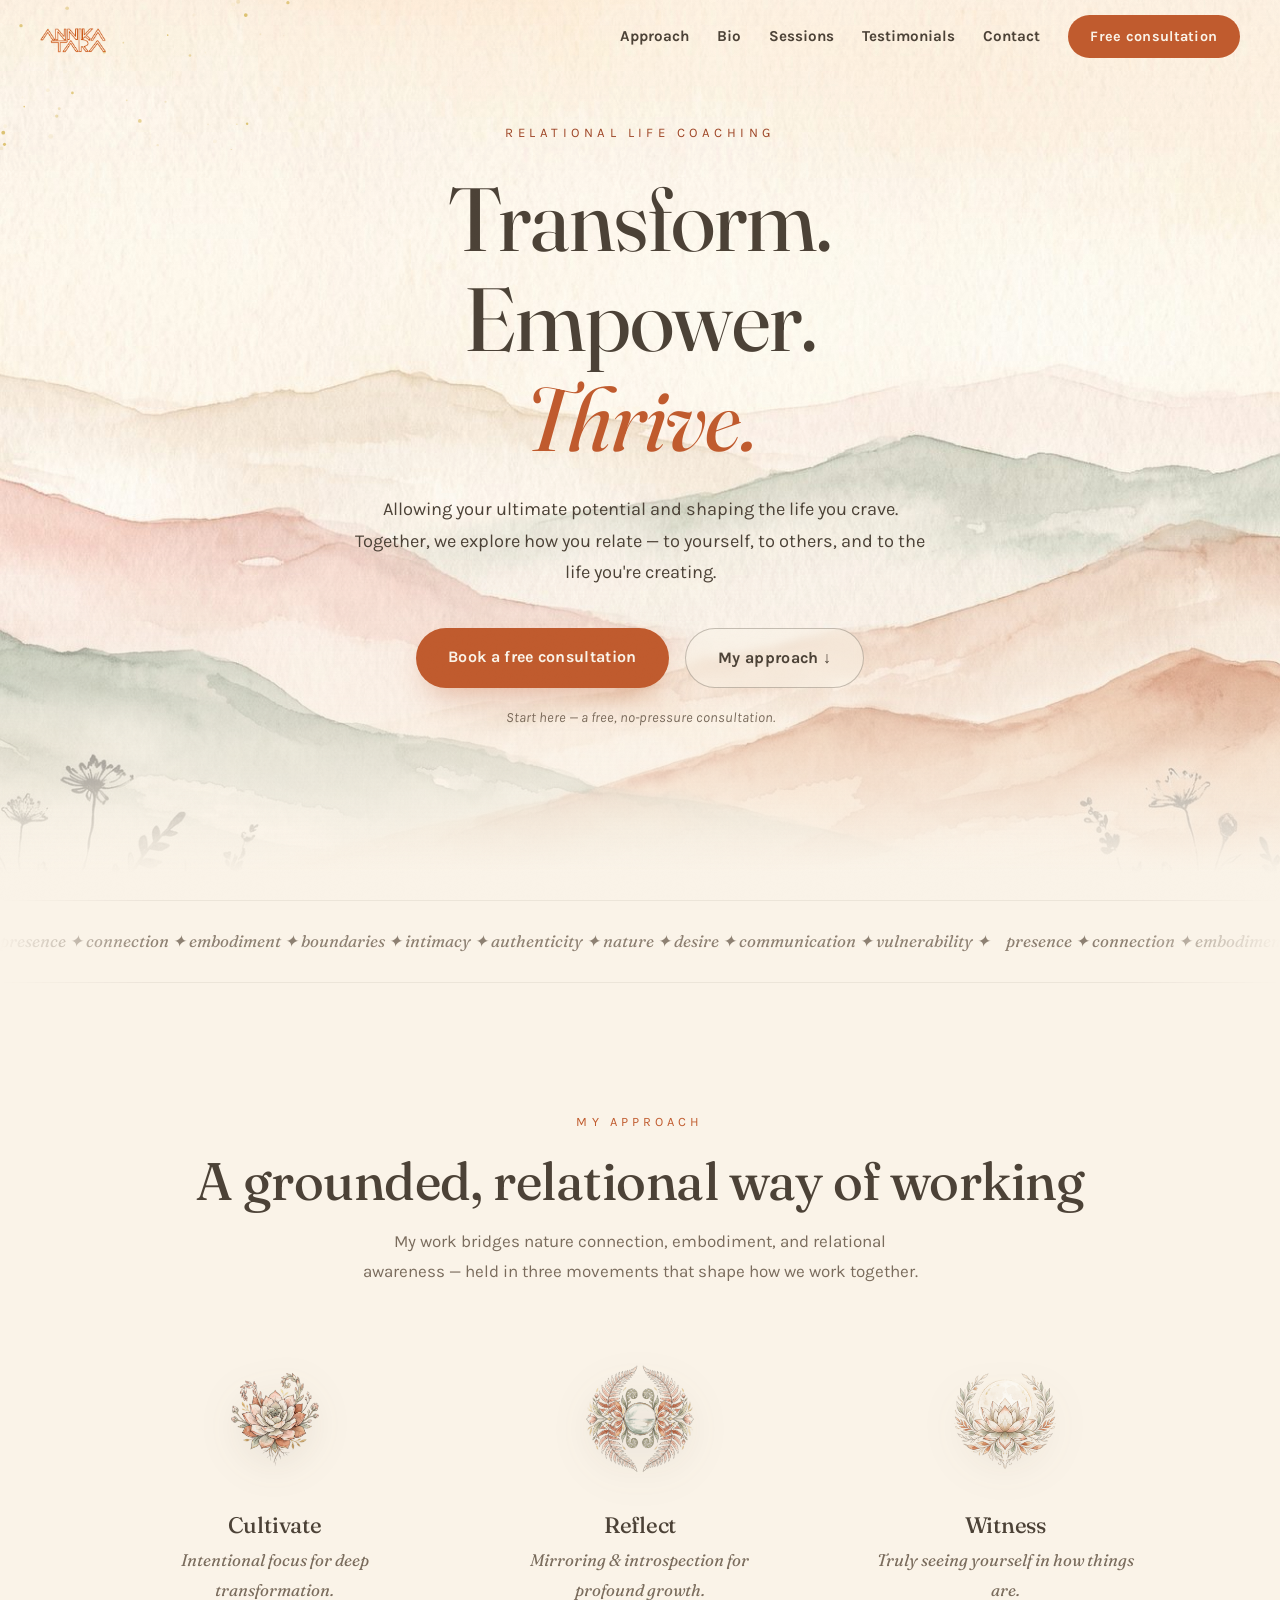
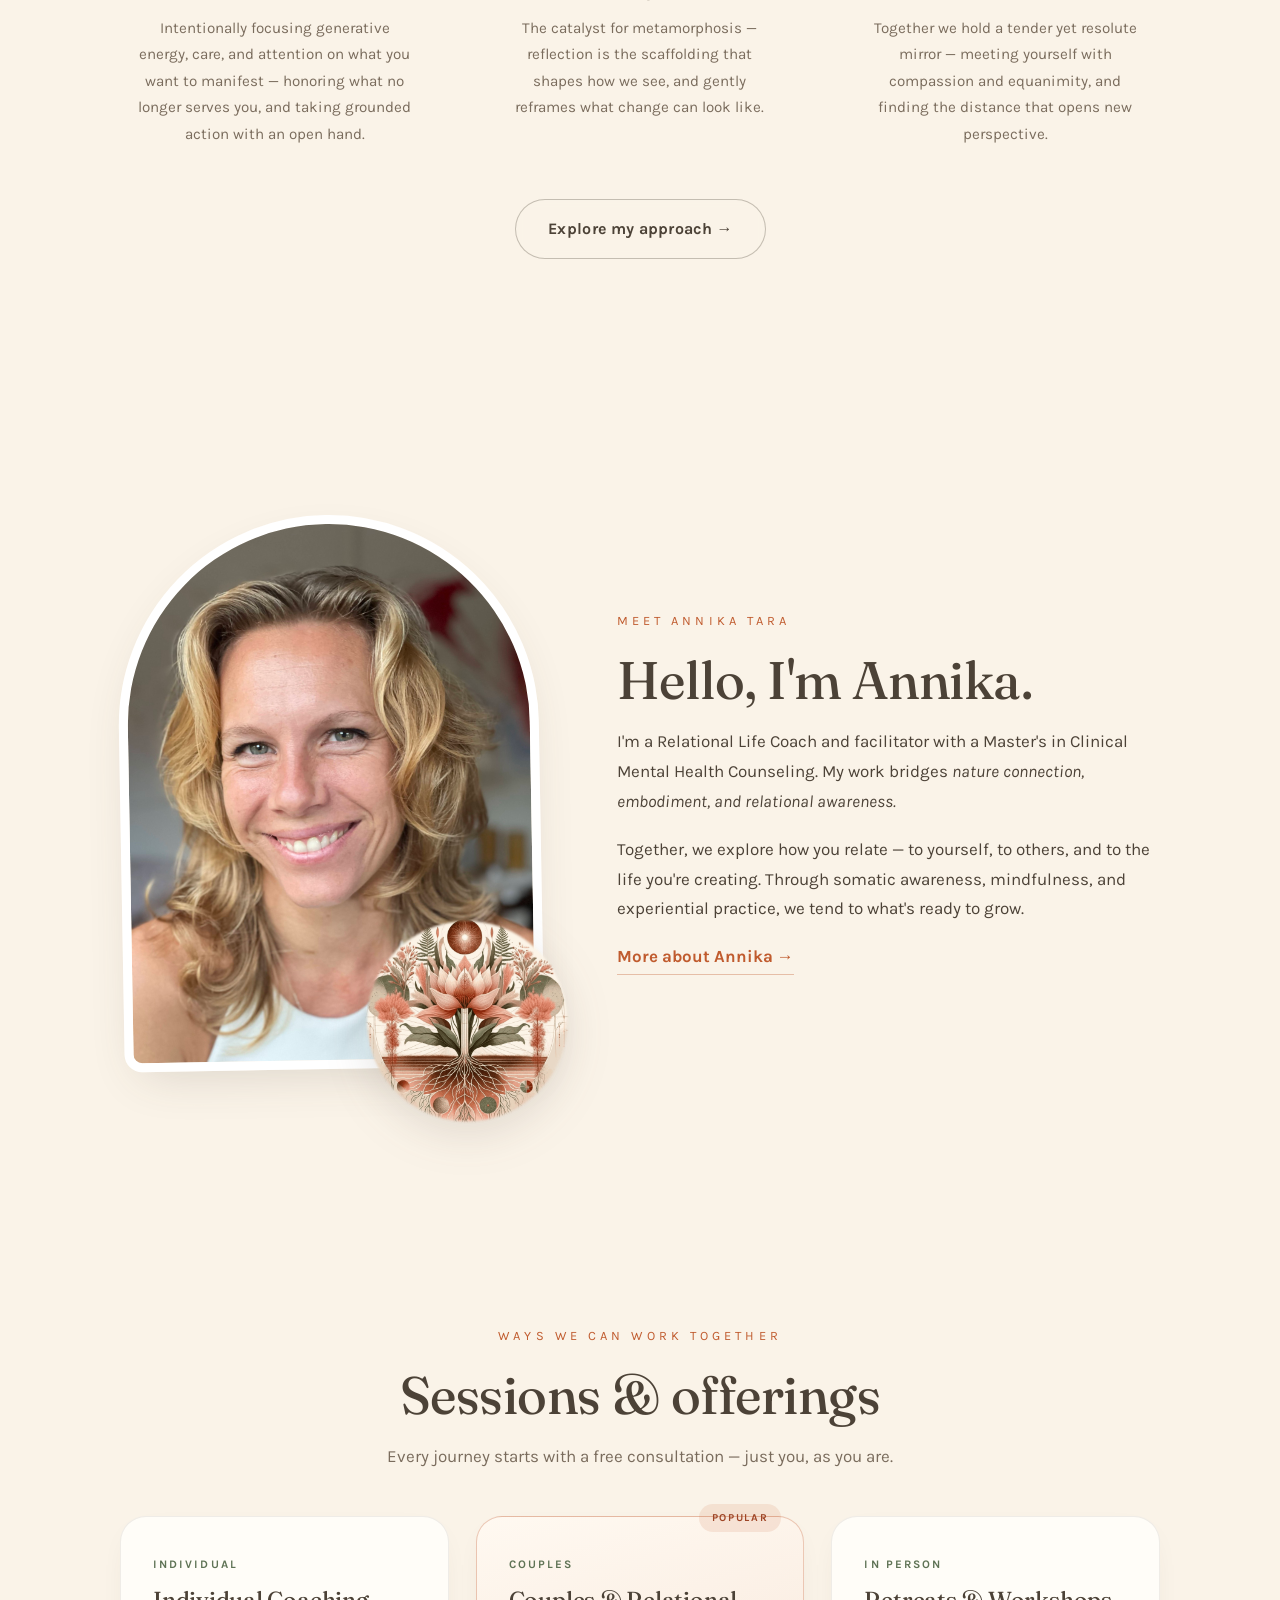
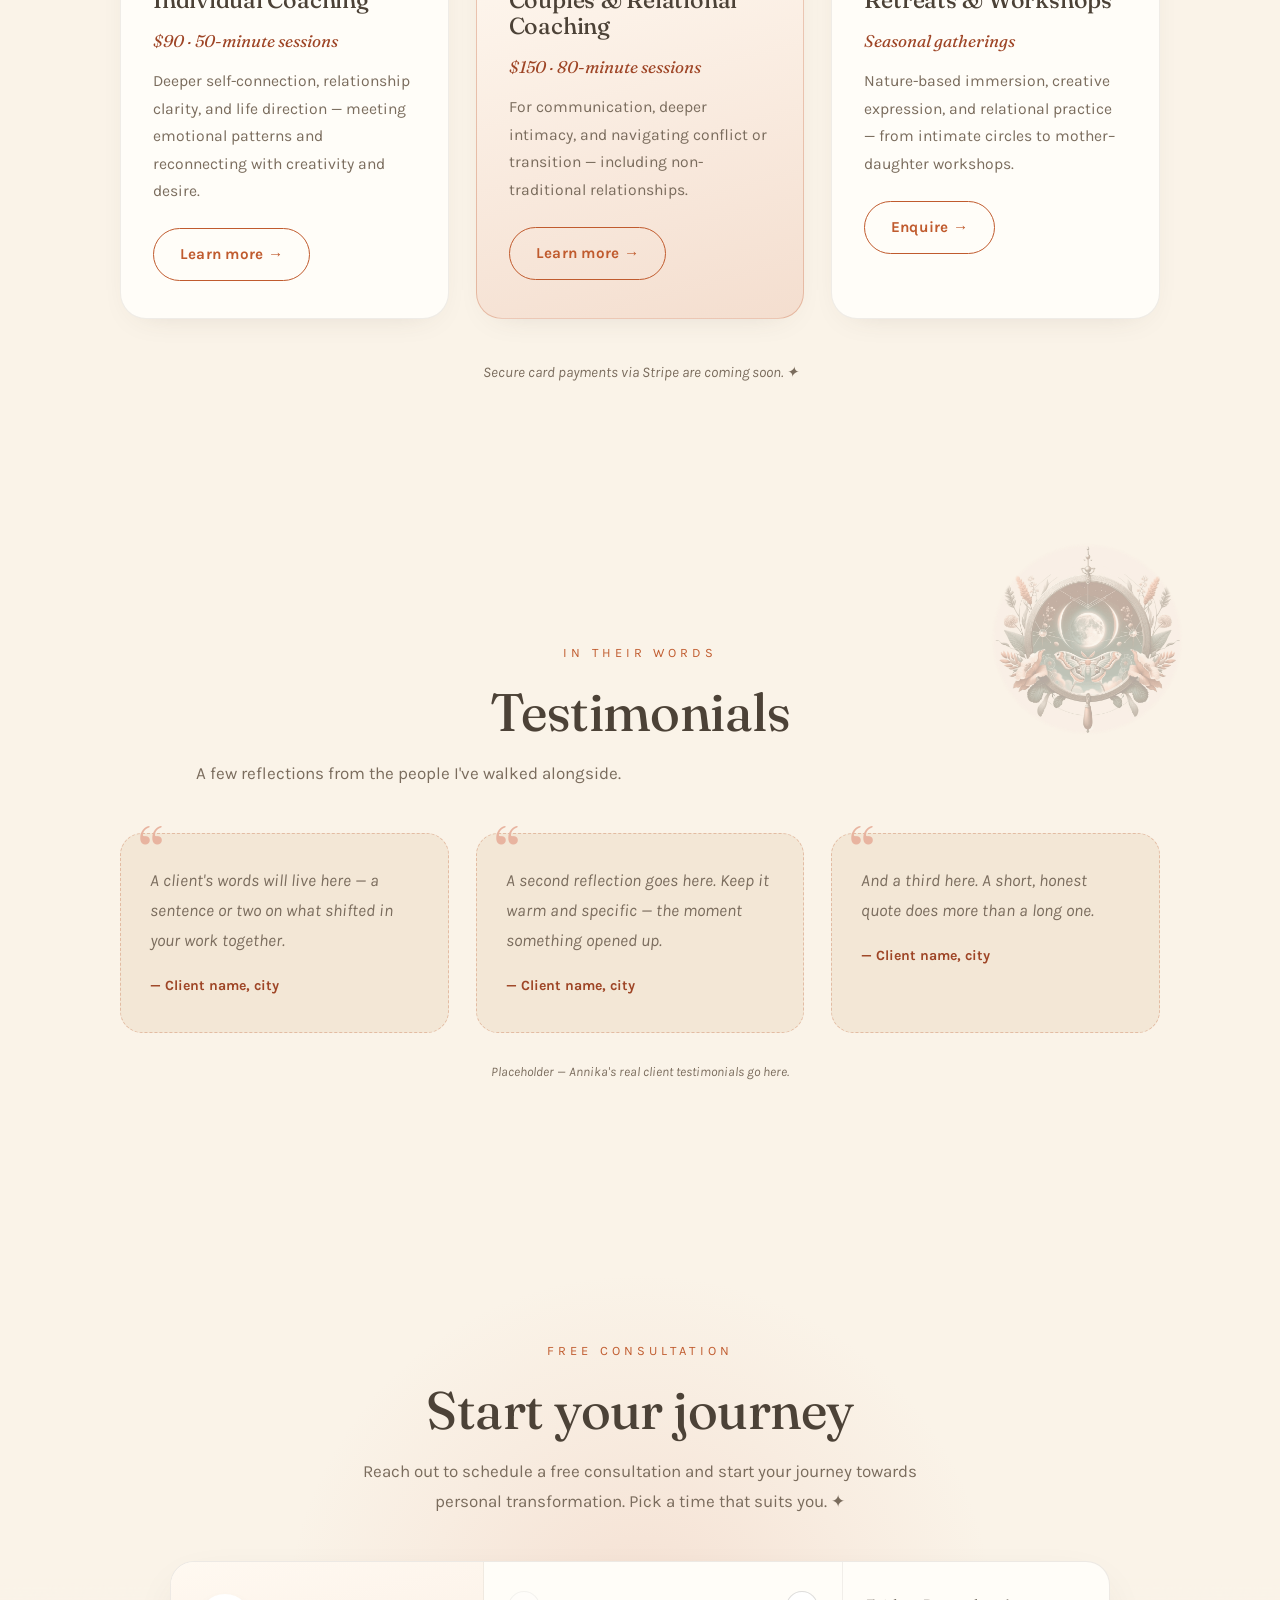
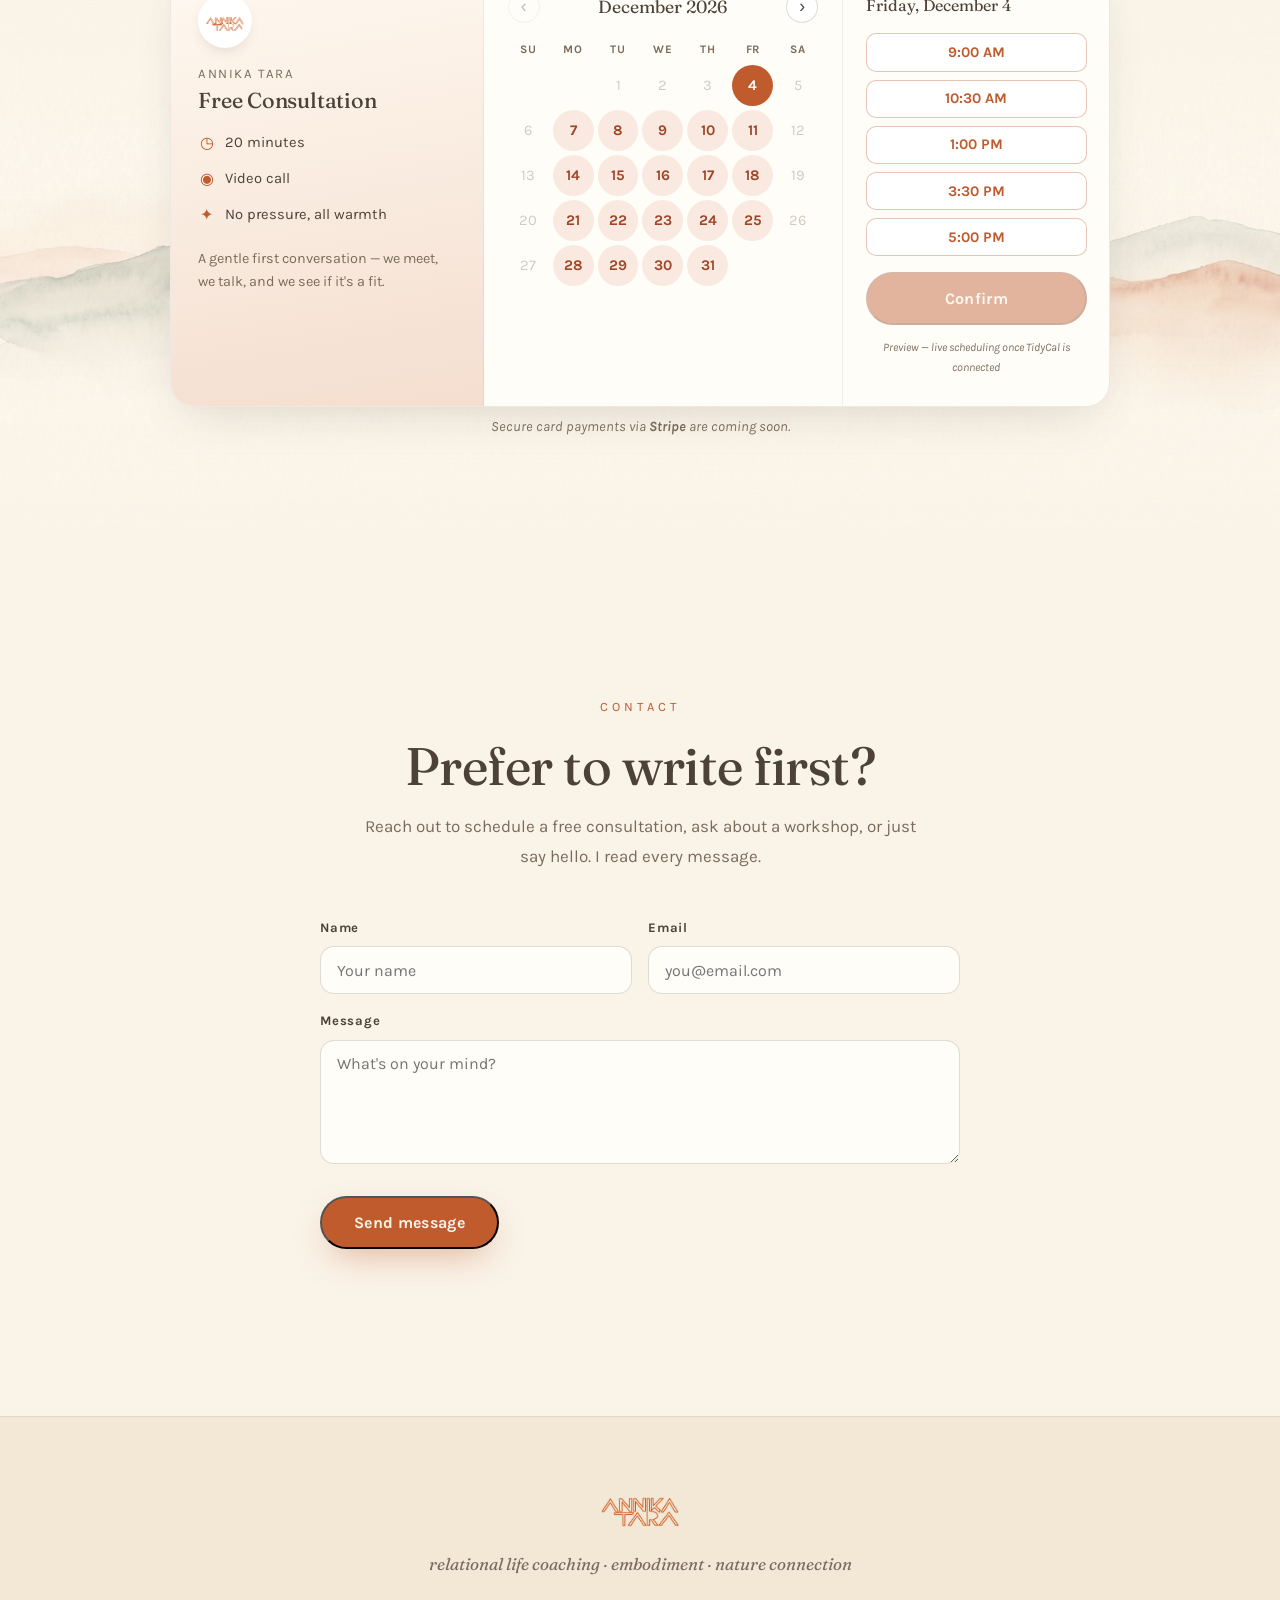
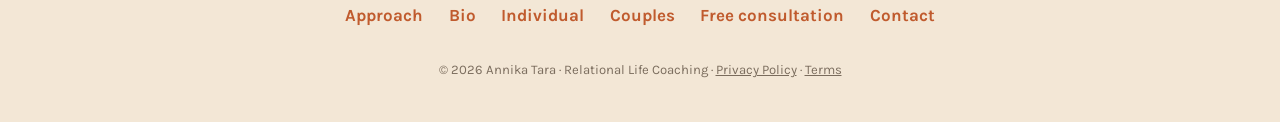
<file: index.html>
<!DOCTYPE html>
<html lang="en">
<head>
  <meta charset="UTF-8">
  <meta name="viewport" content="width=device-width, initial-scale=1.0">
  <title>Annika Tara — Relational Life Coaching</title>
  <meta name="description" content="Relational Life Coaching with Annika Tara — nature connection, embodiment, and relational awareness. Book a free consultation and shape the life you crave.">
  <link rel="icon" href="assets/logo.png">
  <link rel="preconnect" href="https://fonts.googleapis.com">
  <link rel="preconnect" href="https://fonts.gstatic.com" crossorigin>
  <link href="https://fonts.googleapis.com/css2?family=Fraunces:ital,opsz,wght@0,9..144,300..700;1,9..144,300..700&family=Karla:ital,wght@0,300..700;1,300..700&display=swap" rel="stylesheet">
  <link rel="stylesheet" href="styles.css">
</head>
<body>

  <!-- ══════════════ NAV ══════════════ -->
  <header class="nav" id="nav">
    <a class="nav__logo" href="index.html" aria-label="Annika Tara — home">
      <img src="assets/logo.png" alt="Annika Tara">
    </a>
    <nav class="nav__links" aria-label="Main navigation">
      <a href="my-approach.html">Approach</a>
      <a href="bio.html">Bio</a>
      <a href="#offerings">Sessions</a>
      <a href="#words">Testimonials</a>
      <a href="#contact">Contact</a>
      <a class="btn btn--small" href="free-consultation.html">Free consultation</a>
    </nav>
    <button class="nav__burger" id="burger" aria-label="Open menu" aria-expanded="false">
      <span></span><span></span><span></span>
    </button>
  </header>

  <main id="top">

    <!-- ══════════════ HERO ══════════════ -->
    <section class="hero" id="hero">
      <div class="hero__bg" data-depth="0.26">
        <img src="assets/hero-mountains.jpg" alt="" aria-hidden="true">
      </div>
      <div class="hero__glow" id="glow" aria-hidden="true"></div>
      <canvas class="hero__dust" id="dust" aria-hidden="true"></canvas>
      <div class="hero__fade" aria-hidden="true"></div>

      <div class="hero__inner">
        <p class="hero__eyebrow reveal">Relational life coaching</p>
        <h1 class="hero__title reveal">Transform. Empower.<br><em>Thrive.</em></h1>
        <p class="hero__sub reveal">
          Allowing your ultimate potential and shaping the life you crave.
          Together, we explore how you relate — to yourself, to others,
          and to the life you're creating.
        </p>
        <div class="hero__cta reveal">
          <a class="btn btn--primary" href="free-consultation.html">Book a free consultation</a>
          <a class="btn btn--ghost" href="#approach">My approach ↓</a>
        </div>
        <p class="hero__whisper reveal">Start here — a free, no-pressure consultation.</p>
      </div>
    </section>

    <!-- ══════════════ THEME TICKER / COACHING FOCUS ══════════════ -->
    <div class="ticker" aria-hidden="true">
      <div class="ticker__track">
        <span>presence ✦ connection ✦ embodiment ✦ boundaries ✦ intimacy ✦ authenticity ✦ nature ✦ desire ✦ communication ✦ vulnerability ✦ </span>
        <span>presence ✦ connection ✦ embodiment ✦ boundaries ✦ intimacy ✦ authenticity ✦ nature ✦ desire ✦ communication ✦ vulnerability ✦ </span>
      </div>
    </div>

    <!-- ══════════════ APPROACH (overview) ══════════════ -->
    <section class="approach section" id="approach">
      <p class="section__eyebrow reveal">My approach</p>
      <h2 class="reveal">A grounded, relational way of working</h2>
      <p class="section__lead reveal">
        My work bridges nature connection, embodiment, and relational awareness —
        held in three movements that shape how we work together.
      </p>

      <div class="pillars">
        <article class="pillar reveal">
          <img class="pillar__icon" src="assets/icon-cultivate.png" alt="" aria-hidden="true">
          <h3>Cultivate</h3>
          <p class="pillar__lead">Intentional focus for deep transformation.</p>
          <p class="pillar__more">Intentionally focusing generative energy, care,
            and attention on what you want to manifest — honoring what no longer
            serves you, and taking grounded action with an open hand.</p>
        </article>

        <article class="pillar reveal">
          <img class="pillar__icon" src="assets/icon-reflect.png" alt="" aria-hidden="true">
          <h3>Reflect</h3>
          <p class="pillar__lead">Mirroring &amp; introspection for profound growth.</p>
          <p class="pillar__more">The catalyst for metamorphosis — reflection is
            the scaffolding that shapes how we see, and gently reframes what
            change can look like.</p>
        </article>

        <article class="pillar reveal">
          <img class="pillar__icon" src="assets/icon-witness.png" alt="" aria-hidden="true">
          <h3>Witness</h3>
          <p class="pillar__lead">Truly seeing yourself in how things are.</p>
          <p class="pillar__more">Together we hold a tender yet resolute mirror —
            meeting yourself with compassion and equanimity, and finding the
            distance that opens new perspective.</p>
        </article>
      </div>
      <a class="btn btn--ghost approach__cta reveal" href="my-approach.html">Explore my approach →</a>
    </section>

    <!-- ══════════════ ABOUT / BIO (teaser) ══════════════ -->
    <section class="about section" id="about">
      <div class="about__portrait reveal">
        <div class="about__frame">
          <img src="assets/annika-portrait.jpg" alt="Portrait of Annika Tara">
        </div>
        <img class="about__medallion float-slow" src="assets/medallion-roots.png" alt="" aria-hidden="true">
      </div>
      <div class="about__text">
        <p class="section__eyebrow reveal">Meet Annika Tara</p>
        <h2 class="reveal">Hello, I'm Annika.</h2>
        <p class="reveal">
          I'm a Relational Life Coach and facilitator with a Master's in Clinical
          Mental Health Counseling. My work bridges
          <em>nature connection, embodiment, and relational awareness.</em>
        </p>
        <p class="reveal">
          Together, we explore how you relate — to yourself, to others, and to
          the life you're creating. Through somatic awareness, mindfulness, and
          experiential practice, we tend to what's ready to grow.
        </p>
        <a class="link-arrow reveal" href="bio.html">More about Annika →</a>
      </div>
    </section>

    <!-- ══════════════ OFFERINGS / SESSIONS (overview) ══════════════ -->
    <section class="offerings section" id="offerings">
      <p class="section__eyebrow reveal">Ways we can work together</p>
      <h2 class="reveal">Sessions &amp; offerings</h2>
      <p class="section__lead reveal">Every journey starts with a free consultation — just you, as you are.</p>

      <div class="cards">
        <article class="card reveal">
          <span class="card__tag" aria-hidden="true">Individual</span>
          <h3>Individual Coaching</h3>
          <p class="card__price">$90 · 50-minute sessions</p>
          <p>Deeper self-connection, relationship clarity, and life direction —
             meeting emotional patterns and reconnecting with creativity and desire.</p>
          <a class="btn btn--card" href="individual.html">Learn more →</a>
        </article>

        <article class="card card--featured reveal">
          <div class="card__badge">popular</div>
          <span class="card__tag" aria-hidden="true">Couples</span>
          <h3>Couples &amp; Relational Coaching</h3>
          <p class="card__price">$150 · 80-minute sessions</p>
          <p>For communication, deeper intimacy, and navigating conflict or
             transition — including non-traditional relationships.</p>
          <a class="btn btn--card" href="couples.html">Learn more →</a>
        </article>

        <article class="card reveal">
          <span class="card__tag" aria-hidden="true">In person</span>
          <h3>Retreats &amp; Workshops</h3>
          <p class="card__price">Seasonal gatherings</p>
          <p>Nature-based immersion, creative expression, and relational practice —
             from intimate circles to mother–daughter workshops.</p>
          <a class="btn btn--card" href="#contact">Enquire →</a>
        </article>
      </div>
      <p class="offerings__note reveal">Secure card payments via Stripe are coming soon. ✦</p>
    </section>

    <!-- ══════════════ TESTIMONIALS ══════════════ -->
    <section class="quotes section" id="words">
      <img class="quotes__medallion" src="assets/medallion-moth.png" alt="" aria-hidden="true">
      <p class="section__eyebrow reveal">In their words</p>
      <h2 class="reveal">Testimonials</h2>
      <p class="section__lead reveal">A few reflections from the people I've walked alongside.</p>
      <div class="quotes__grid">
        <blockquote class="quote reveal is-placeholder">
          <p>A client's words will live here — a sentence or two on what shifted in your work together.</p>
          <cite>— Client name, city</cite>
        </blockquote>
        <blockquote class="quote reveal is-placeholder">
          <p>A second reflection goes here. Keep it warm and specific — the moment something opened up.</p>
          <cite>— Client name, city</cite>
        </blockquote>
        <blockquote class="quote reveal is-placeholder">
          <p>And a third here. A short, honest quote does more than a long one.</p>
          <cite>— Client name, city</cite>
        </blockquote>
      </div>
      <p class="quotes__note reveal">Placeholder — Annika's real client testimonials go here.</p>
    </section>

    <!-- ══════════════ BOOKING ══════════════ -->
    <section class="booking section" id="book">
      <img class="booking__mountains" src="assets/mountains-band.jpg" alt="" aria-hidden="true">
      <div class="booking__halo" aria-hidden="true"></div>
      <p class="section__eyebrow reveal">Free consultation</p>
      <h2 class="reveal">Start your journey</h2>
      <p class="section__lead reveal">
        Reach out to schedule a free consultation and start your journey towards
        personal transformation. Pick a time that suits you. ✦
      </p>

      <!-- ▸ BOOKING WIDGET — styled MOCK of the TidyCal widget (preview).
           To go live: delete `.tidycal-mock` and uncomment the real embed,
           then set the real booking path. See site/README.md. -->
      <div class="booking__embed reveal">
        <div class="tidycal-mock" id="tidycal-mock" aria-label="Booking calendar preview">
          <div class="tcm__aside">
            <img class="tcm__avatar" src="assets/logo.png" alt="Annika Tara">
            <p class="tcm__host">Annika Tara</p>
            <h3 class="tcm__title">Free Consultation</h3>
            <ul class="tcm__meta">
              <li><span aria-hidden="true">◷</span> 20 minutes</li>
              <li><span aria-hidden="true">◉</span> Video call</li>
              <li><span aria-hidden="true">✦</span> No pressure, all warmth</li>
            </ul>
            <p class="tcm__blurb">A gentle first conversation — we meet, we talk, and we see if it's a fit.</p>
          </div>
          <div class="tcm__main">
            <div class="tcm__calhead">
              <button class="tcm__nav" type="button" aria-label="Previous month">‹</button>
              <span class="tcm__month" id="tcm-month">Month Year</span>
              <button class="tcm__nav" type="button" aria-label="Next month">›</button>
            </div>
            <div class="tcm__dow"><span>Su</span><span>Mo</span><span>Tu</span><span>We</span><span>Th</span><span>Fr</span><span>Sa</span></div>
            <div class="tcm__grid" id="tcm-grid"></div>
          </div>
          <div class="tcm__slots">
            <p class="tcm__slotday" id="tcm-slotday">Select a day</p>
            <div class="tcm__slotlist" id="tcm-slotlist"></div>
            <button class="btn btn--primary tcm__confirm" id="tcm-confirm" type="button" disabled>Confirm</button>
            <p class="tcm__preview">Preview — live scheduling once TidyCal is connected</p>
          </div>
        </div>

        <!-- ▸ REAL TIDYCAL EMBED — uncomment to go live, remove the mock above.
        <div class="tidycal-embed" data-path="annikatara/free-consultation"></div>
        -->
        <noscript>
          <a class="btn btn--primary" href="https://tidycal.com/annikatara">Open the booking page</a>
        </noscript>
      </div>
      <p class="booking__stripe reveal">
        Secure card payments via <strong>Stripe</strong> are coming soon.
      </p>
    </section>

    <!-- ══════════════ CONTACT FORM ══════════════ -->
    <section class="contact section" id="contact">
      <p class="section__eyebrow reveal">Contact</p>
      <h2 class="reveal">Prefer to write first?</h2>
      <p class="section__lead reveal">
        Reach out to schedule a free consultation, ask about a workshop, or just
        say hello. I read every message.
      </p>

      <!-- ▸ CONTACT FORM
           Uses Web3Forms (works on static hosting). To receive messages:
           create a free access key at web3forms.com and replace
           YOUR_ACCESS_KEY_HERE below. Until then the form runs in preview mode. -->
      <form class="contact__form reveal" id="contact-form"
            action="https://api.web3forms.com/submit" method="POST">
        <input type="hidden" name="access_key" value="YOUR_ACCESS_KEY_HERE">
        <input type="hidden" name="subject" value="New message from annikatara.com">
        <input type="checkbox" name="botcheck" class="contact__botcheck" tabindex="-1" autocomplete="off">
        <div class="contact__row">
          <label class="contact__field">
            <span>Name</span>
            <input type="text" name="name" required autocomplete="name" placeholder="Your name">
          </label>
          <label class="contact__field">
            <span>Email</span>
            <input type="email" name="email" required autocomplete="email" placeholder="you@email.com">
          </label>
        </div>
        <label class="contact__field">
          <span>Message</span>
          <textarea name="message" rows="5" required placeholder="What's on your mind?"></textarea>
        </label>
        <button class="btn btn--primary" type="submit">Send message</button>
        <p class="contact__status" id="contact-status" role="status" aria-live="polite"></p>
      </form>
    </section>

  </main>

  <!-- ══════════════ FOOTER ══════════════ -->
  <footer class="footer">
    <img class="footer__logo" src="assets/logo.png" alt="Annika Tara">
    <p class="footer__tag">relational life coaching · embodiment · nature connection</p>
    <nav class="footer__links" aria-label="Footer">
      <a href="my-approach.html">Approach</a>
      <a href="bio.html">Bio</a>
      <a href="individual.html">Individual</a>
      <a href="couples.html">Couples</a>
      <a href="free-consultation.html">Free consultation</a>
      <a href="#contact">Contact</a>
    </nav>
    <p class="footer__fine">© 2026 Annika Tara · Relational Life Coaching · <a href="#">Privacy Policy</a> · <a href="#">Terms</a></p>
  </footer>

  <!-- floating booking pill — appears once the hero scrolls away -->
  <a class="bookpill" id="bookpill" href="free-consultation.html">✦&nbsp; Free consultation</a>

  <!-- TidyCal embed script (used once the real embed above is enabled) -->
  <script src="https://asset-tidycal.b-cdn.net/js/embed.js" async></script>
  <script src="site.js"></script>
</body>
</html>
</file>
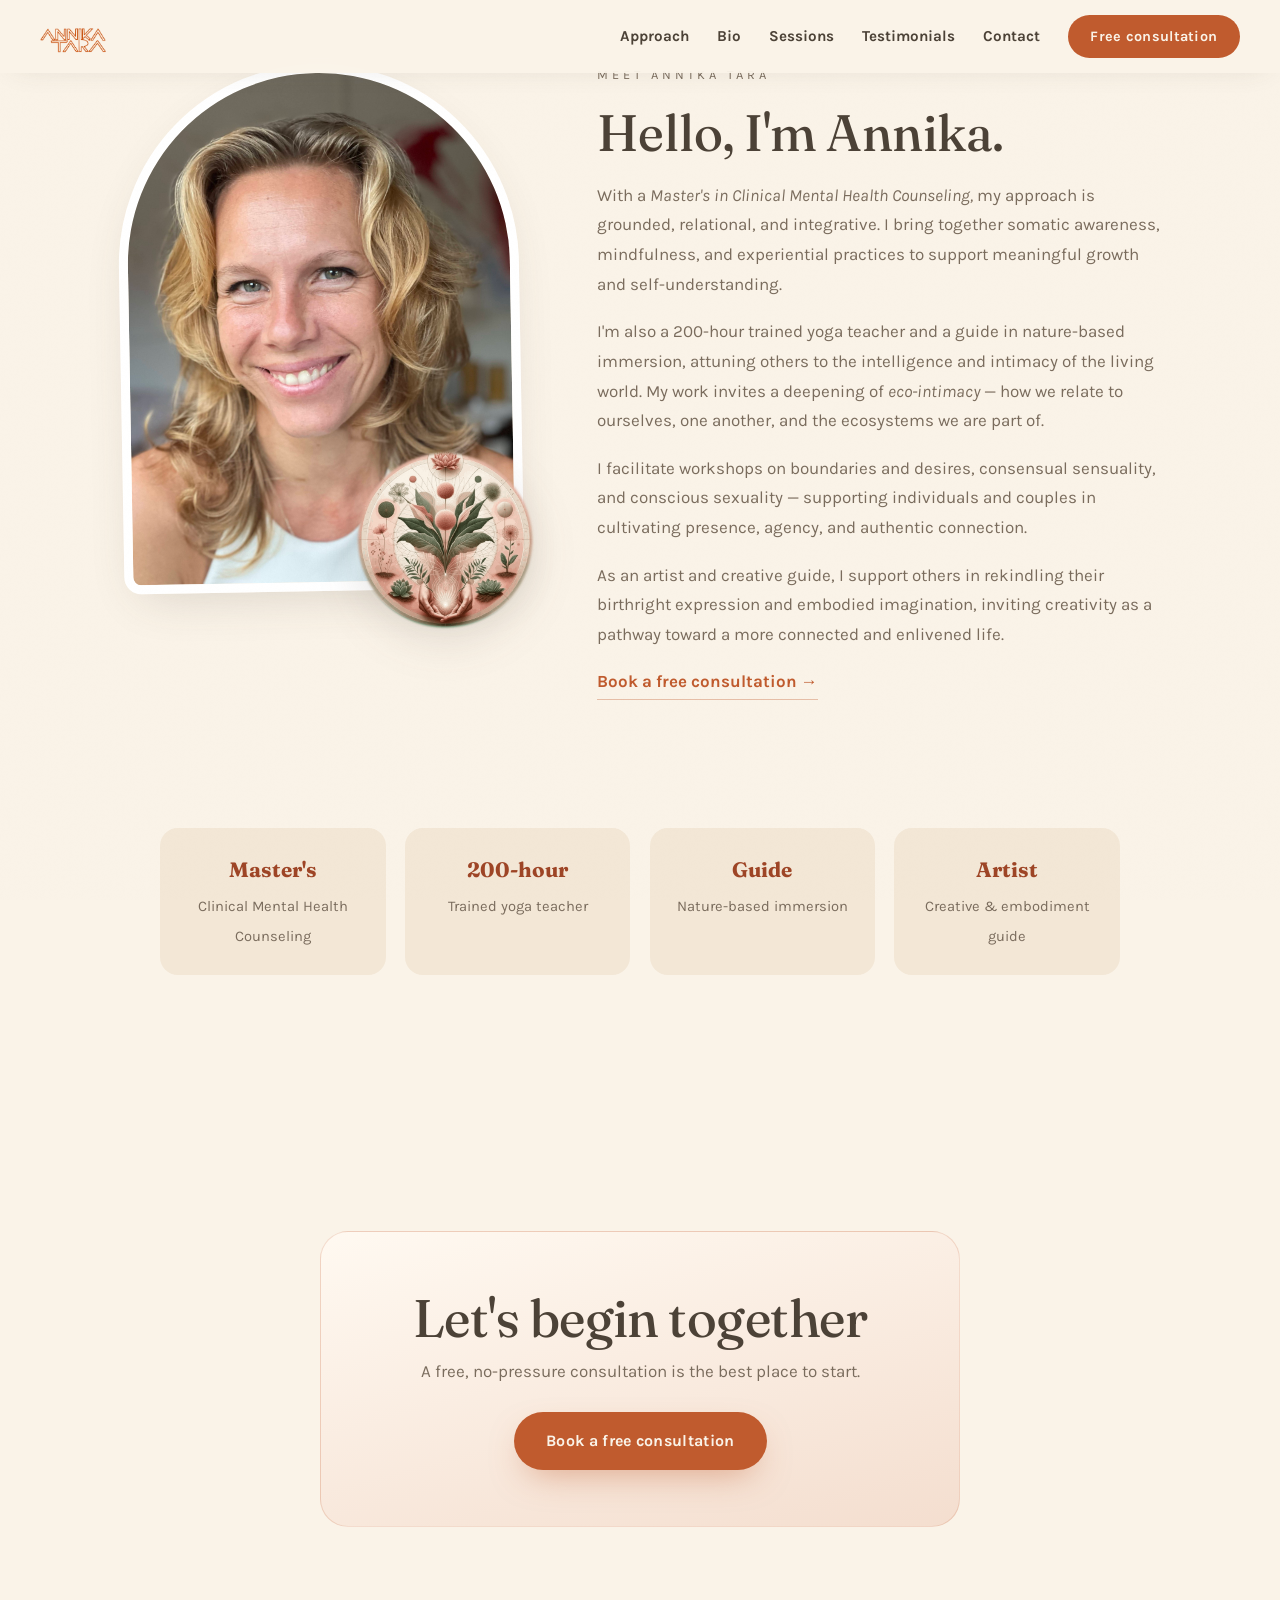
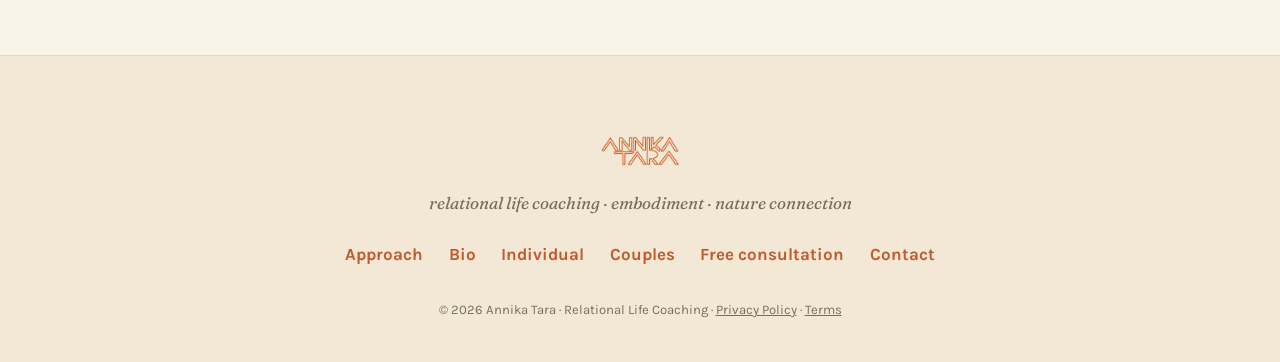
<file: bio.html>
<!DOCTYPE html>
<html lang="en">
<head>
  <meta charset="UTF-8">
  <meta name="viewport" content="width=device-width, initial-scale=1.0">
  <title>Bio — Annika Tara</title>
  <meta name="description" content="Annika Tara — Relational Life Coach with a Master's in Clinical Mental Health Counseling, yoga teacher, guide in nature-based immersion, and creative guide.">
  <link rel="icon" href="assets/logo.png">
  <link rel="preconnect" href="https://fonts.googleapis.com">
  <link rel="preconnect" href="https://fonts.gstatic.com" crossorigin>
  <link href="https://fonts.googleapis.com/css2?family=Fraunces:ital,opsz,wght@0,9..144,300..700;1,9..144,300..700&family=Karla:ital,wght@0,300..700;1,300..700&display=swap" rel="stylesheet">
  <link rel="stylesheet" href="styles.css">
</head>
<body class="subpage">

  <header class="nav nav--solid" id="nav">
    <a class="nav__logo" href="index.html" aria-label="Annika Tara — home">
      <img src="assets/logo.png" alt="Annika Tara">
    </a>
    <nav class="nav__links" aria-label="Main navigation">
      <a href="my-approach.html">Approach</a>
      <a href="bio.html" aria-current="page">Bio</a>
      <a href="index.html#offerings">Sessions</a>
      <a href="index.html#words">Testimonials</a>
      <a href="index.html#contact">Contact</a>
      <a class="btn btn--small" href="free-consultation.html">Free consultation</a>
    </nav>
    <button class="nav__burger" id="burger" aria-label="Open menu" aria-expanded="false">
      <span></span><span></span><span></span>
    </button>
  </header>

  <main id="top">

    <section class="section bio">
      <div class="bio__portrait reveal">
        <div class="about__frame">
          <img src="assets/annika-portrait.jpg" alt="Portrait of Annika Tara">
        </div>
        <img class="about__medallion float-slow" src="assets/medallion-hands.png" alt="" aria-hidden="true">
      </div>
      <div class="bio__text">
        <p class="section__eyebrow reveal">Meet Annika Tara</p>
        <h1 class="reveal">Hello, I'm Annika.</h1>
        <p class="reveal">
          With a <em>Master's in Clinical Mental Health Counseling,</em> my
          approach is grounded, relational, and integrative. I bring together
          somatic awareness, mindfulness, and experiential practices to support
          meaningful growth and self-understanding.
        </p>
        <p class="reveal">
          I'm also a 200-hour trained yoga teacher and a guide in nature-based
          immersion, attuning others to the intelligence and intimacy of the
          living world. My work invites a deepening of <em>eco-intimacy</em> —
          how we relate to ourselves, one another, and the ecosystems we are
          part of.
        </p>
        <p class="reveal">
          I facilitate workshops on boundaries and desires, consensual sensuality,
          and conscious sexuality — supporting individuals and couples in
          cultivating presence, agency, and authentic connection.
        </p>
        <p class="reveal">
          As an artist and creative guide, I support others in rekindling their
          birthright expression and embodied imagination, inviting creativity as
          a pathway toward a more connected and enlivened life.
        </p>
        <a class="link-arrow reveal" href="free-consultation.html">Book a free consultation →</a>
      </div>
    </section>

    <section class="section credentials">
      <ul class="credentials__list">
        <li class="reveal"><strong>Master's</strong><span>Clinical Mental Health Counseling</span></li>
        <li class="reveal"><strong>200-hour</strong><span>Trained yoga teacher</span></li>
        <li class="reveal"><strong>Guide</strong><span>Nature-based immersion</span></li>
        <li class="reveal"><strong>Artist</strong><span>Creative &amp; embodiment guide</span></li>
      </ul>
    </section>

    <section class="section cta-band">
      <div class="cta-band__inner reveal">
        <h2>Let's begin together</h2>
        <p>A free, no-pressure consultation is the best place to start.</p>
        <a class="btn btn--primary" href="free-consultation.html">Book a free consultation</a>
      </div>
    </section>

  </main>

  <footer class="footer">
    <img class="footer__logo" src="assets/logo.png" alt="Annika Tara">
    <p class="footer__tag">relational life coaching · embodiment · nature connection</p>
    <nav class="footer__links" aria-label="Footer">
      <a href="my-approach.html">Approach</a>
      <a href="bio.html">Bio</a>
      <a href="individual.html">Individual</a>
      <a href="couples.html">Couples</a>
      <a href="free-consultation.html">Free consultation</a>
      <a href="index.html#contact">Contact</a>
    </nav>
    <p class="footer__fine">© 2026 Annika Tara · Relational Life Coaching · <a href="#">Privacy Policy</a> · <a href="#">Terms</a></p>
  </footer>

  <a class="bookpill" id="bookpill" href="free-consultation.html">✦&nbsp; Free consultation</a>
  <script src="site.js"></script>
</body>
</html>
</file>
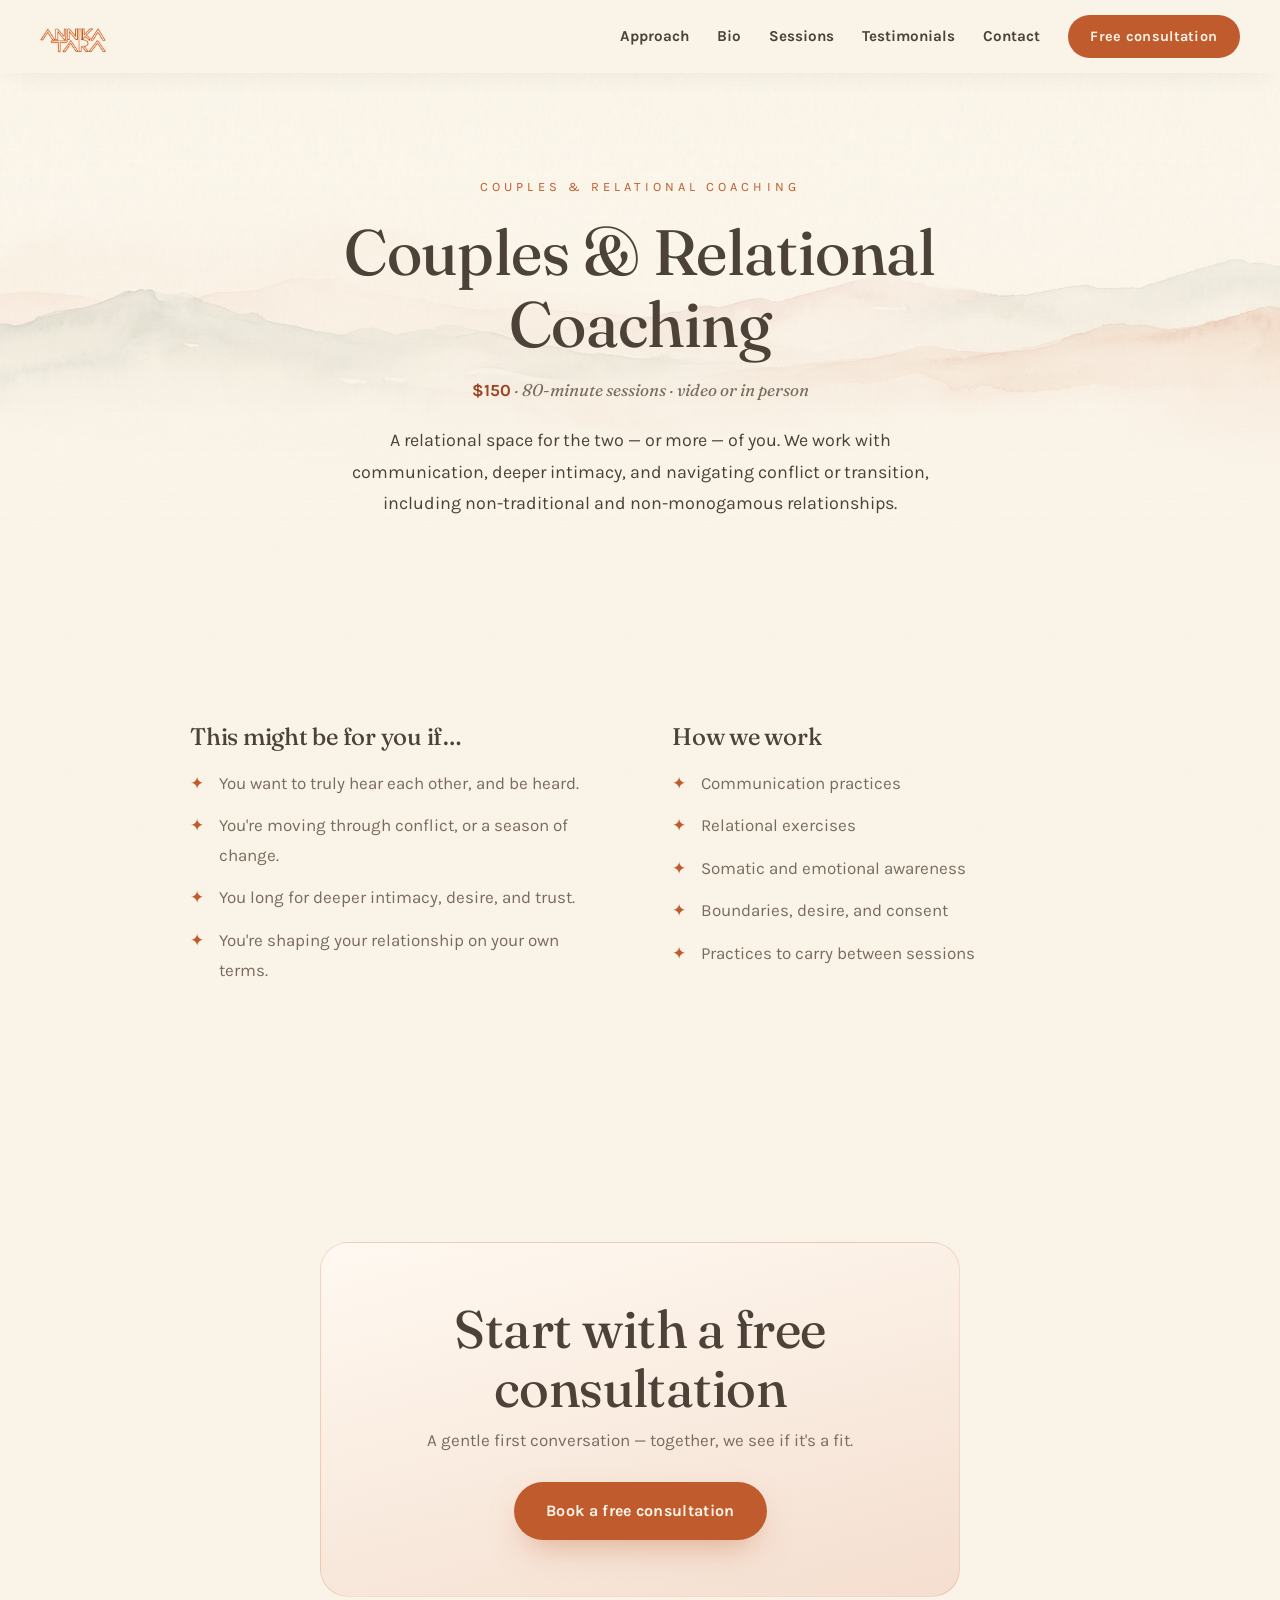
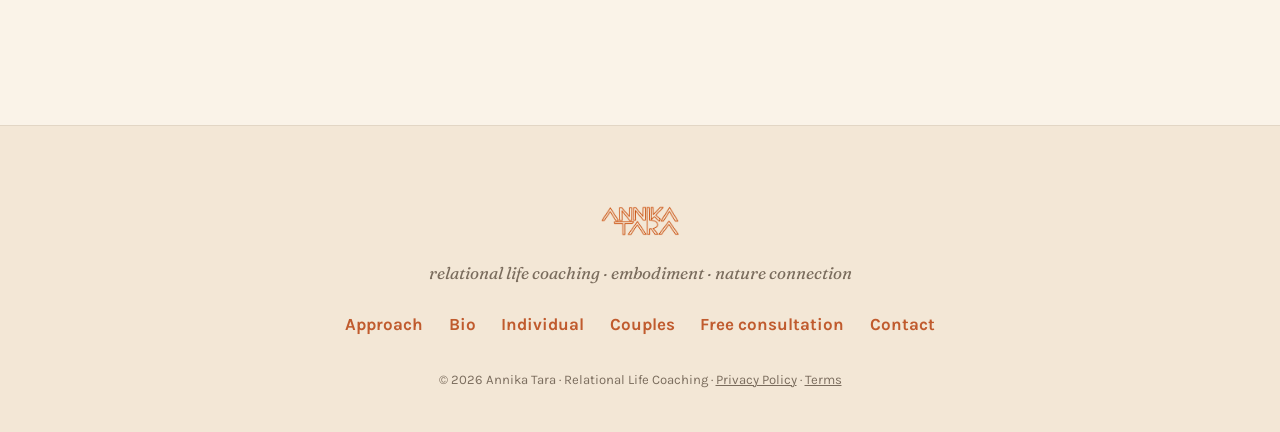
<file: couples.html>
<!DOCTYPE html>
<html lang="en">
<head>
  <meta charset="UTF-8">
  <meta name="viewport" content="width=device-width, initial-scale=1.0">
  <title>Couples &amp; Relational Coaching — Annika Tara</title>
  <meta name="description" content="Couples & Relational Coaching with Annika Tara — 80-minute sessions for communication, deeper intimacy, and navigating change, including non-traditional relationships. $150.">
  <link rel="icon" href="assets/logo.png">
  <link rel="preconnect" href="https://fonts.googleapis.com">
  <link rel="preconnect" href="https://fonts.gstatic.com" crossorigin>
  <link href="https://fonts.googleapis.com/css2?family=Fraunces:ital,opsz,wght@0,9..144,300..700;1,9..144,300..700&family=Karla:ital,wght@0,300..700;1,300..700&display=swap" rel="stylesheet">
  <link rel="stylesheet" href="styles.css">
</head>
<body class="subpage">

  <header class="nav nav--solid" id="nav">
    <a class="nav__logo" href="index.html" aria-label="Annika Tara — home">
      <img src="assets/logo.png" alt="Annika Tara">
    </a>
    <nav class="nav__links" aria-label="Main navigation">
      <a href="my-approach.html">Approach</a>
      <a href="bio.html">Bio</a>
      <a href="index.html#offerings" aria-current="page">Sessions</a>
      <a href="index.html#words">Testimonials</a>
      <a href="index.html#contact">Contact</a>
      <a class="btn btn--small" href="free-consultation.html">Free consultation</a>
    </nav>
    <button class="nav__burger" id="burger" aria-label="Open menu" aria-expanded="false">
      <span></span><span></span><span></span>
    </button>
  </header>

  <main id="top">

    <section class="subhero">
      <img class="subhero__band" src="assets/mountains-band.jpg" alt="" aria-hidden="true">
      <div class="subhero__inner">
        <p class="section__eyebrow reveal">Couples &amp; relational coaching</p>
        <h1 class="reveal">Couples &amp; Relational Coaching</h1>
        <p class="session__meta reveal"><span>$150</span> · 80-minute sessions · video or in person</p>
        <p class="subhero__lead reveal">
          A relational space for the two — or more — of you. We work with
          communication, deeper intimacy, and navigating conflict or transition,
          including non-traditional and non-monogamous relationships.
        </p>
      </div>
    </section>

    <section class="section session">
      <div class="session__cols">
        <div class="session__col reveal">
          <h2>This might be for you if…</h2>
          <ul class="ticklist">
            <li>You want to truly hear each other, and be heard.</li>
            <li>You're moving through conflict, or a season of change.</li>
            <li>You long for deeper intimacy, desire, and trust.</li>
            <li>You're shaping your relationship on your own terms.</li>
          </ul>
        </div>
        <div class="session__col reveal">
          <h2>How we work</h2>
          <ul class="ticklist">
            <li>Communication practices</li>
            <li>Relational exercises</li>
            <li>Somatic and emotional awareness</li>
            <li>Boundaries, desire, and consent</li>
            <li>Practices to carry between sessions</li>
          </ul>
        </div>
      </div>
    </section>

    <section class="section cta-band">
      <div class="cta-band__inner reveal">
        <h2>Start with a free consultation</h2>
        <p>A gentle first conversation — together, we see if it's a fit.</p>
        <a class="btn btn--primary" href="free-consultation.html">Book a free consultation</a>
      </div>
    </section>

  </main>

  <footer class="footer">
    <img class="footer__logo" src="assets/logo.png" alt="Annika Tara">
    <p class="footer__tag">relational life coaching · embodiment · nature connection</p>
    <nav class="footer__links" aria-label="Footer">
      <a href="my-approach.html">Approach</a>
      <a href="bio.html">Bio</a>
      <a href="individual.html">Individual</a>
      <a href="couples.html">Couples</a>
      <a href="free-consultation.html">Free consultation</a>
      <a href="index.html#contact">Contact</a>
    </nav>
    <p class="footer__fine">© 2026 Annika Tara · Relational Life Coaching · <a href="#">Privacy Policy</a> · <a href="#">Terms</a></p>
  </footer>

  <a class="bookpill" id="bookpill" href="free-consultation.html">✦&nbsp; Free consultation</a>
  <script src="site.js"></script>
</body>
</html>
</file>
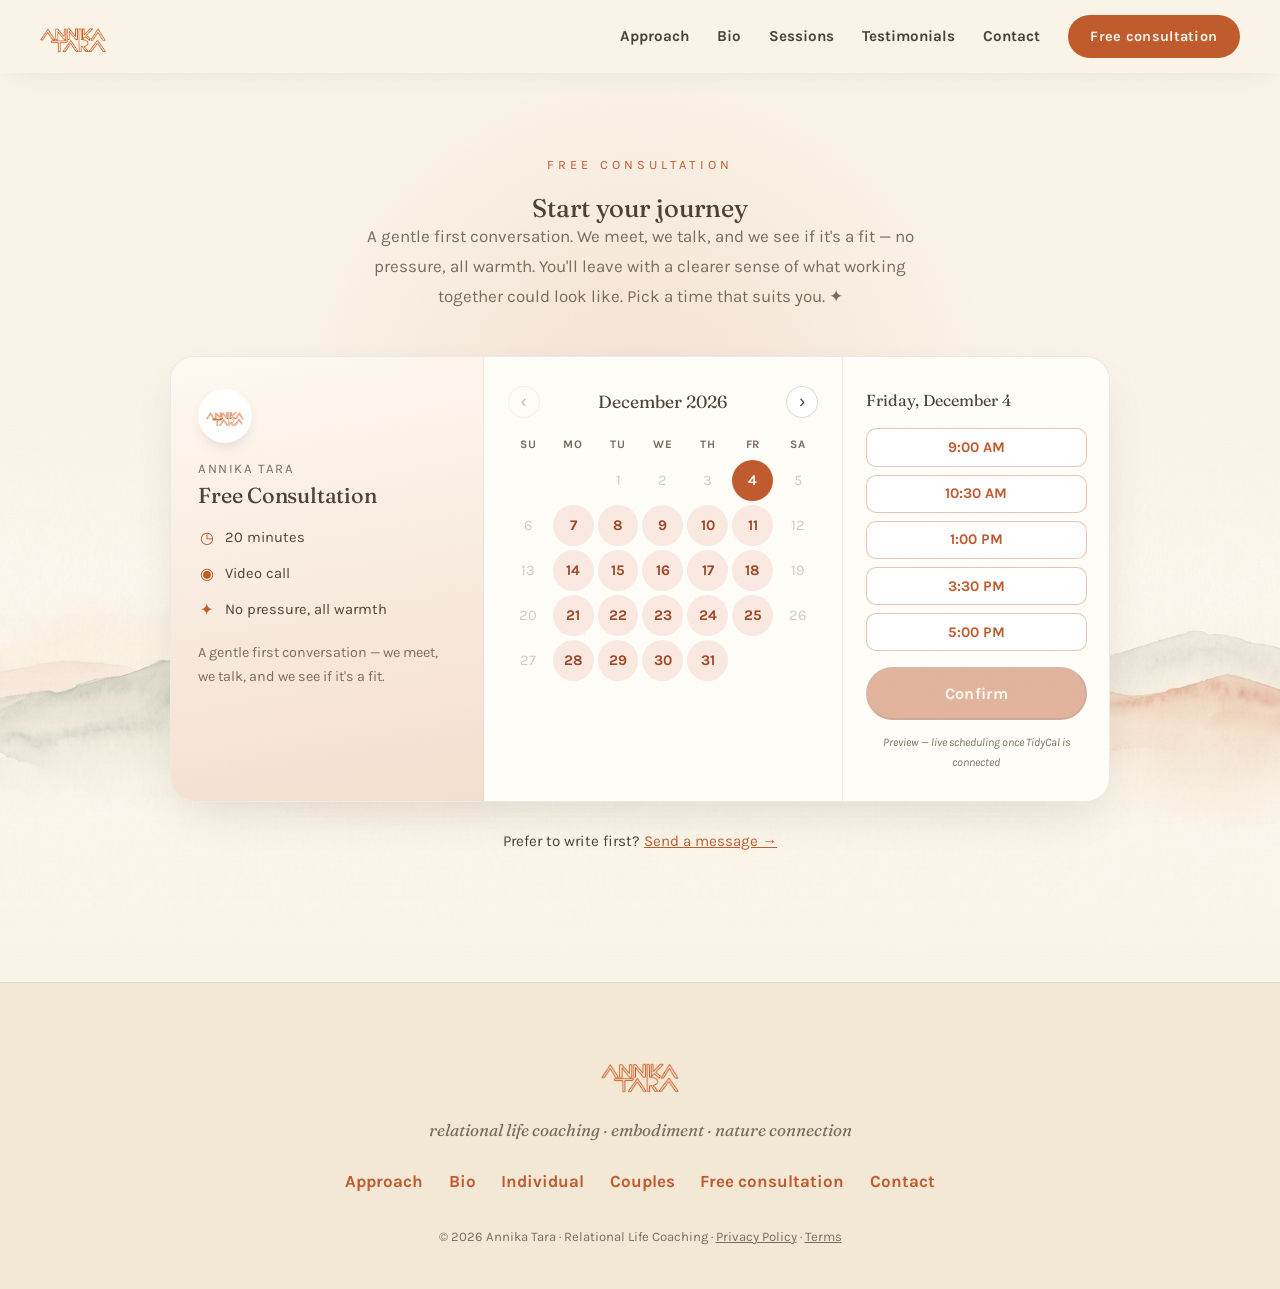
<file: free-consultation.html>
<!DOCTYPE html>
<html lang="en">
<head>
  <meta charset="UTF-8">
  <meta name="viewport" content="width=device-width, initial-scale=1.0">
  <title>Free Consultation — Annika Tara</title>
  <meta name="description" content="Book a free 20-minute consultation with Annika Tara — a gentle first conversation to see if working together is a fit.">
  <link rel="icon" href="assets/logo.png">
  <link rel="preconnect" href="https://fonts.googleapis.com">
  <link rel="preconnect" href="https://fonts.gstatic.com" crossorigin>
  <link href="https://fonts.googleapis.com/css2?family=Fraunces:ital,opsz,wght@0,9..144,300..700;1,9..144,300..700&family=Karla:ital,wght@0,300..700;1,300..700&display=swap" rel="stylesheet">
  <link rel="stylesheet" href="styles.css">
</head>
<body class="subpage">

  <header class="nav nav--solid" id="nav">
    <a class="nav__logo" href="index.html" aria-label="Annika Tara — home">
      <img src="assets/logo.png" alt="Annika Tara">
    </a>
    <nav class="nav__links" aria-label="Main navigation">
      <a href="my-approach.html">Approach</a>
      <a href="bio.html">Bio</a>
      <a href="index.html#offerings">Sessions</a>
      <a href="index.html#words">Testimonials</a>
      <a href="index.html#contact">Contact</a>
      <a class="btn btn--small" href="free-consultation.html" aria-current="page">Free consultation</a>
    </nav>
    <button class="nav__burger" id="burger" aria-label="Open menu" aria-expanded="false">
      <span></span><span></span><span></span>
    </button>
  </header>

  <main id="top">

    <section class="booking section booking--page" id="book">
      <img class="booking__mountains" src="assets/mountains-band.jpg" alt="" aria-hidden="true">
      <div class="booking__halo" aria-hidden="true"></div>
      <p class="section__eyebrow reveal">Free consultation</p>
      <h1 class="reveal">Start your journey</h1>
      <p class="section__lead reveal">
        A gentle first conversation. We meet, we talk, and we see if it's a fit —
        no pressure, all warmth. You'll leave with a clearer sense of what working
        together could look like. Pick a time that suits you. ✦
      </p>

      <!-- ▸ BOOKING WIDGET — styled MOCK of the TidyCal widget (preview).
           To go live: delete `.tidycal-mock` and uncomment the real embed,
           then set the real booking path. See site/README.md. -->
      <div class="booking__embed reveal">
        <div class="tidycal-mock" id="tidycal-mock" aria-label="Booking calendar preview">
          <div class="tcm__aside">
            <img class="tcm__avatar" src="assets/logo.png" alt="Annika Tara">
            <p class="tcm__host">Annika Tara</p>
            <h3 class="tcm__title">Free Consultation</h3>
            <ul class="tcm__meta">
              <li><span aria-hidden="true">◷</span> 20 minutes</li>
              <li><span aria-hidden="true">◉</span> Video call</li>
              <li><span aria-hidden="true">✦</span> No pressure, all warmth</li>
            </ul>
            <p class="tcm__blurb">A gentle first conversation — we meet, we talk, and we see if it's a fit.</p>
          </div>
          <div class="tcm__main">
            <div class="tcm__calhead">
              <button class="tcm__nav" type="button" aria-label="Previous month">‹</button>
              <span class="tcm__month" id="tcm-month">Month Year</span>
              <button class="tcm__nav" type="button" aria-label="Next month">›</button>
            </div>
            <div class="tcm__dow"><span>Su</span><span>Mo</span><span>Tu</span><span>We</span><span>Th</span><span>Fr</span><span>Sa</span></div>
            <div class="tcm__grid" id="tcm-grid"></div>
          </div>
          <div class="tcm__slots">
            <p class="tcm__slotday" id="tcm-slotday">Select a day</p>
            <div class="tcm__slotlist" id="tcm-slotlist"></div>
            <button class="btn btn--primary tcm__confirm" id="tcm-confirm" type="button" disabled>Confirm</button>
            <p class="tcm__preview">Preview — live scheduling once TidyCal is connected</p>
          </div>
        </div>

        <!-- ▸ REAL TIDYCAL EMBED — uncomment to go live, remove the mock above.
        <div class="tidycal-embed" data-path="annikatara/free-consultation"></div>
        -->
        <noscript>
          <a class="btn btn--primary" href="https://tidycal.com/annikatara">Open the booking page</a>
        </noscript>
      </div>
      <p class="booking__fallback reveal">
        Prefer to write first? <a href="index.html#contact">Send a message →</a>
      </p>
    </section>

  </main>

  <footer class="footer">
    <img class="footer__logo" src="assets/logo.png" alt="Annika Tara">
    <p class="footer__tag">relational life coaching · embodiment · nature connection</p>
    <nav class="footer__links" aria-label="Footer">
      <a href="my-approach.html">Approach</a>
      <a href="bio.html">Bio</a>
      <a href="individual.html">Individual</a>
      <a href="couples.html">Couples</a>
      <a href="free-consultation.html">Free consultation</a>
      <a href="index.html#contact">Contact</a>
    </nav>
    <p class="footer__fine">© 2026 Annika Tara · Relational Life Coaching · <a href="#">Privacy Policy</a> · <a href="#">Terms</a></p>
  </footer>

  <script src="site.js"></script>
</body>
</html>
</file>
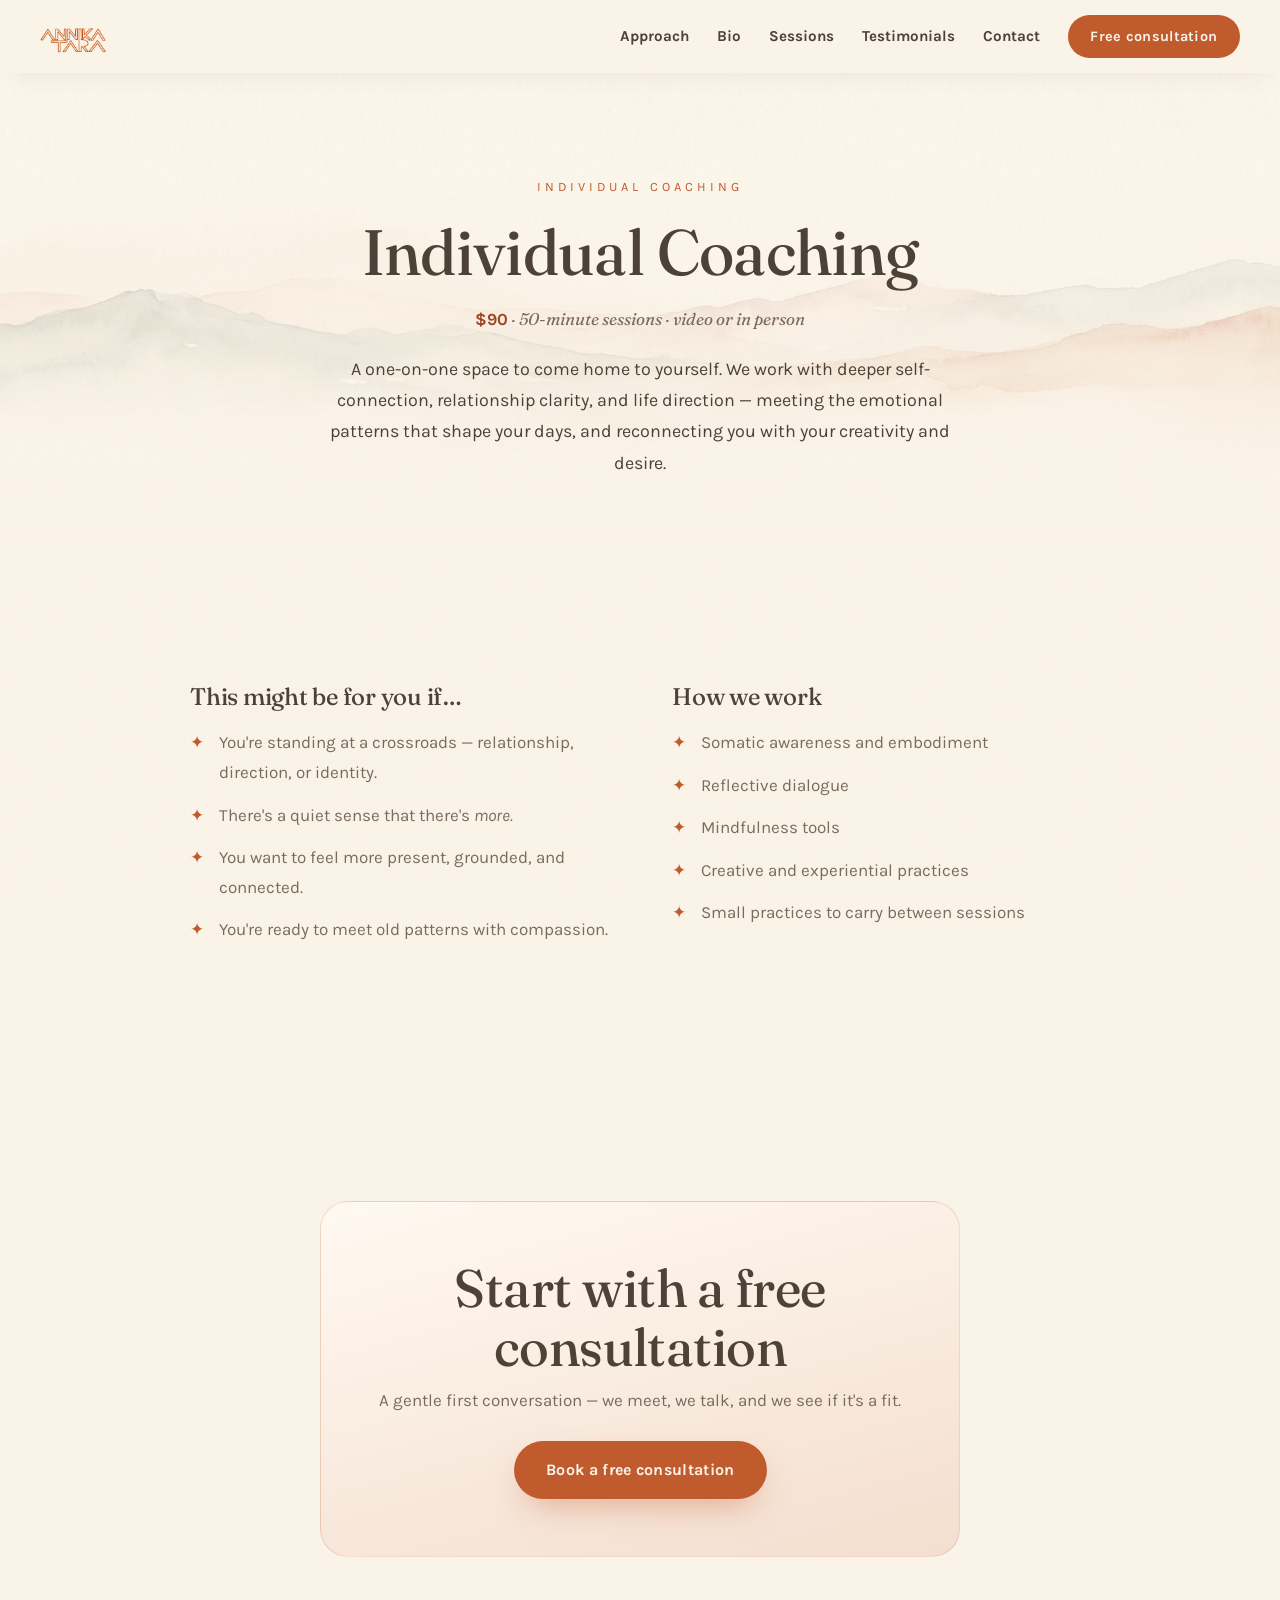
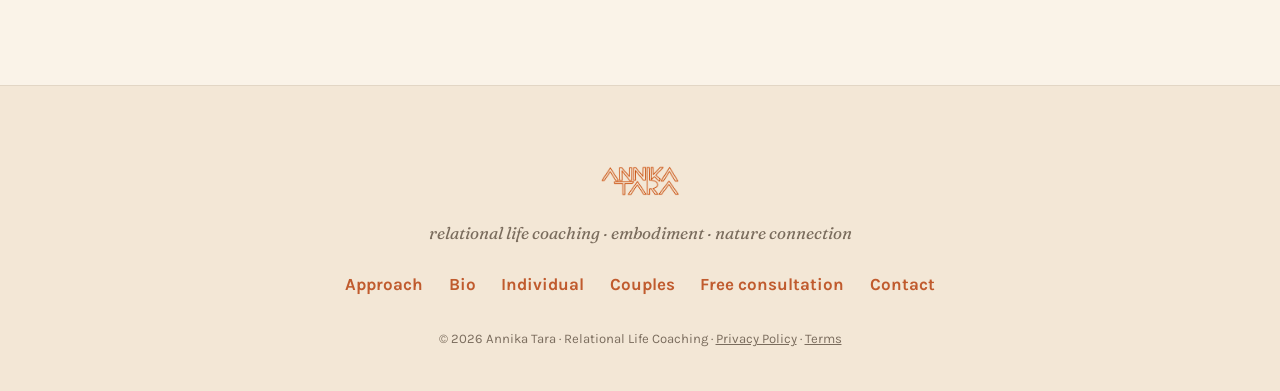
<file: individual.html>
<!DOCTYPE html>
<html lang="en">
<head>
  <meta charset="UTF-8">
  <meta name="viewport" content="width=device-width, initial-scale=1.0">
  <title>Individual Coaching — Annika Tara</title>
  <meta name="description" content="Individual Coaching with Annika Tara — 50-minute sessions for deeper self-connection, relationship clarity, and life direction. $90.">
  <link rel="icon" href="assets/logo.png">
  <link rel="preconnect" href="https://fonts.googleapis.com">
  <link rel="preconnect" href="https://fonts.gstatic.com" crossorigin>
  <link href="https://fonts.googleapis.com/css2?family=Fraunces:ital,opsz,wght@0,9..144,300..700;1,9..144,300..700&family=Karla:ital,wght@0,300..700;1,300..700&display=swap" rel="stylesheet">
  <link rel="stylesheet" href="styles.css">
</head>
<body class="subpage">

  <header class="nav nav--solid" id="nav">
    <a class="nav__logo" href="index.html" aria-label="Annika Tara — home">
      <img src="assets/logo.png" alt="Annika Tara">
    </a>
    <nav class="nav__links" aria-label="Main navigation">
      <a href="my-approach.html">Approach</a>
      <a href="bio.html">Bio</a>
      <a href="index.html#offerings" aria-current="page">Sessions</a>
      <a href="index.html#words">Testimonials</a>
      <a href="index.html#contact">Contact</a>
      <a class="btn btn--small" href="free-consultation.html">Free consultation</a>
    </nav>
    <button class="nav__burger" id="burger" aria-label="Open menu" aria-expanded="false">
      <span></span><span></span><span></span>
    </button>
  </header>

  <main id="top">

    <section class="subhero">
      <img class="subhero__band" src="assets/mountains-band.jpg" alt="" aria-hidden="true">
      <div class="subhero__inner">
        <p class="section__eyebrow reveal">Individual coaching</p>
        <h1 class="reveal">Individual Coaching</h1>
        <p class="session__meta reveal"><span>$90</span> · 50-minute sessions · video or in person</p>
        <p class="subhero__lead reveal">
          A one-on-one space to come home to yourself. We work with deeper
          self-connection, relationship clarity, and life direction — meeting the
          emotional patterns that shape your days, and reconnecting you with your
          creativity and desire.
        </p>
      </div>
    </section>

    <section class="section session">
      <div class="session__cols">
        <div class="session__col reveal">
          <h2>This might be for you if…</h2>
          <ul class="ticklist">
            <li>You're standing at a crossroads — relationship, direction, or identity.</li>
            <li>There's a quiet sense that there's <em>more.</em></li>
            <li>You want to feel more present, grounded, and connected.</li>
            <li>You're ready to meet old patterns with compassion.</li>
          </ul>
        </div>
        <div class="session__col reveal">
          <h2>How we work</h2>
          <ul class="ticklist">
            <li>Somatic awareness and embodiment</li>
            <li>Reflective dialogue</li>
            <li>Mindfulness tools</li>
            <li>Creative and experiential practices</li>
            <li>Small practices to carry between sessions</li>
          </ul>
        </div>
      </div>
    </section>

    <section class="section cta-band">
      <div class="cta-band__inner reveal">
        <h2>Start with a free consultation</h2>
        <p>A gentle first conversation — we meet, we talk, and we see if it's a fit.</p>
        <a class="btn btn--primary" href="free-consultation.html">Book a free consultation</a>
      </div>
    </section>

  </main>

  <footer class="footer">
    <img class="footer__logo" src="assets/logo.png" alt="Annika Tara">
    <p class="footer__tag">relational life coaching · embodiment · nature connection</p>
    <nav class="footer__links" aria-label="Footer">
      <a href="my-approach.html">Approach</a>
      <a href="bio.html">Bio</a>
      <a href="individual.html">Individual</a>
      <a href="couples.html">Couples</a>
      <a href="free-consultation.html">Free consultation</a>
      <a href="index.html#contact">Contact</a>
    </nav>
    <p class="footer__fine">© 2026 Annika Tara · Relational Life Coaching · <a href="#">Privacy Policy</a> · <a href="#">Terms</a></p>
  </footer>

  <a class="bookpill" id="bookpill" href="free-consultation.html">✦&nbsp; Free consultation</a>
  <script src="site.js"></script>
</body>
</html>
</file>
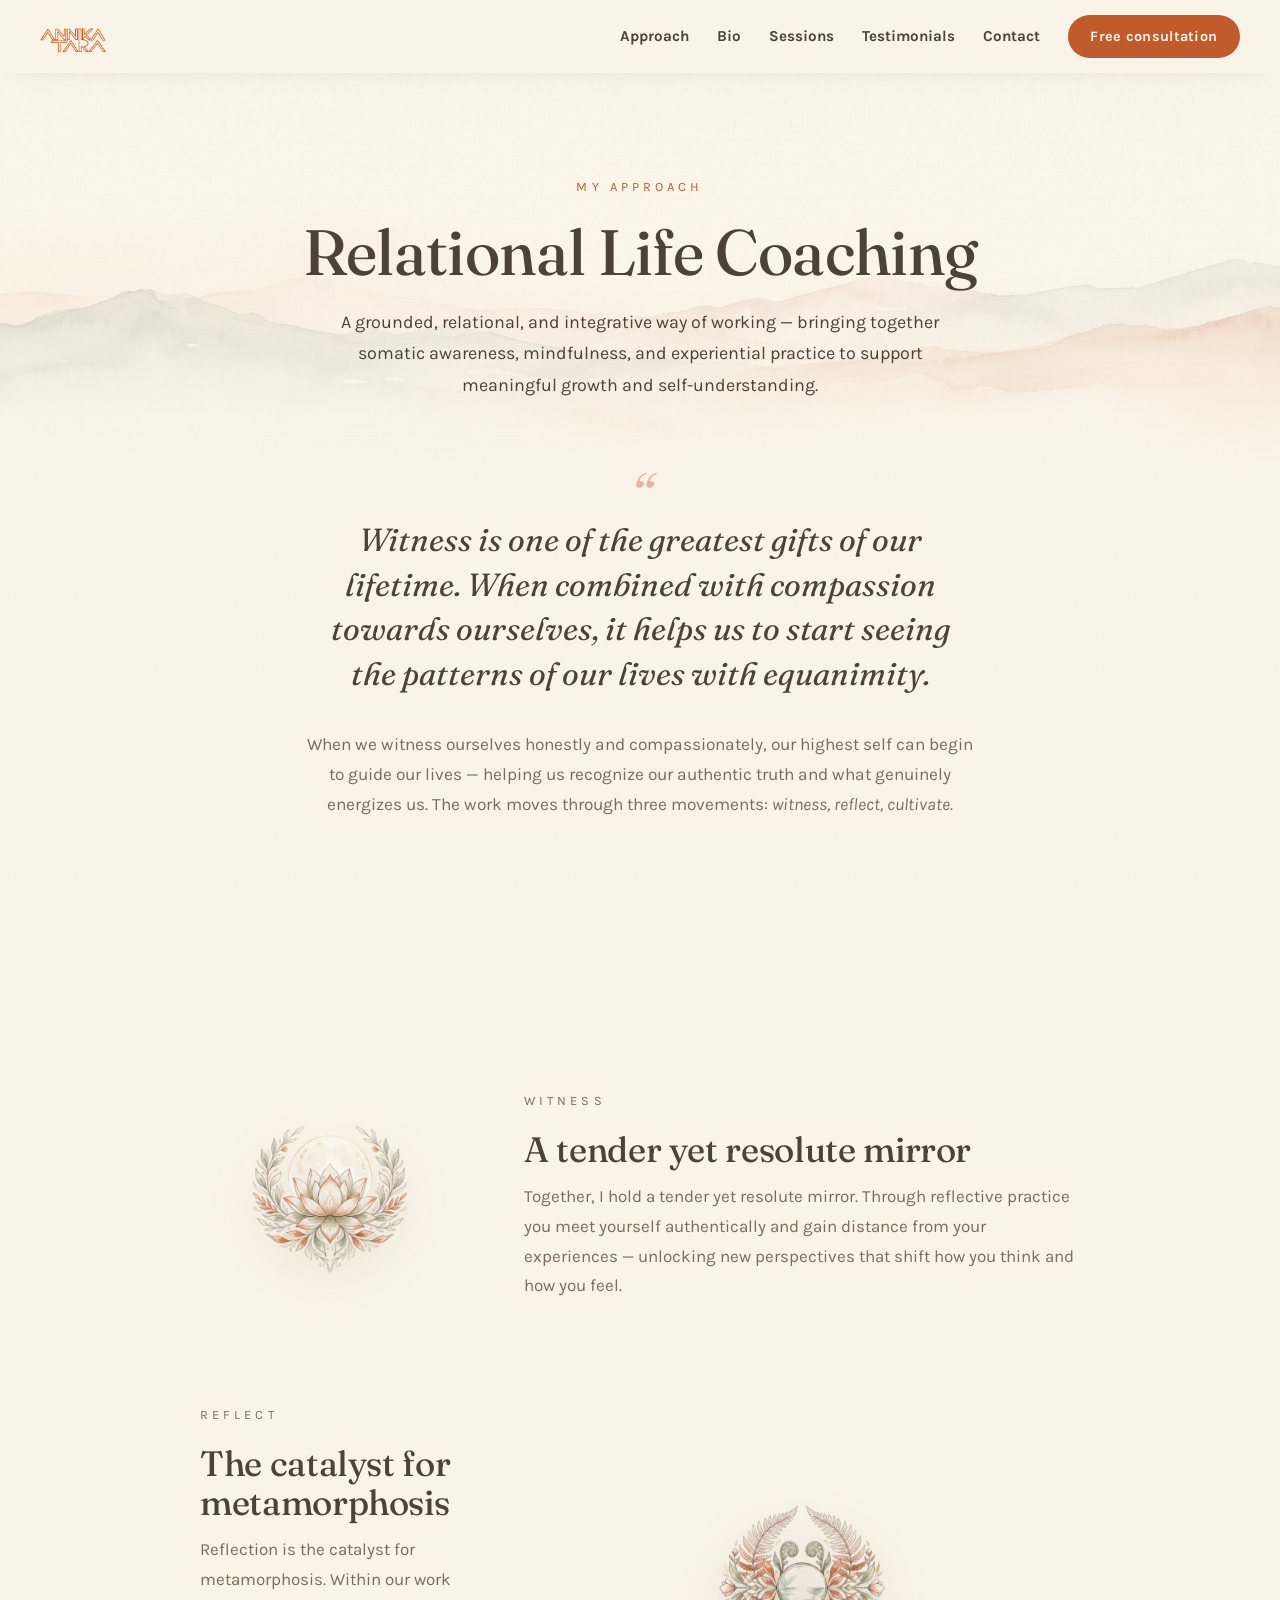
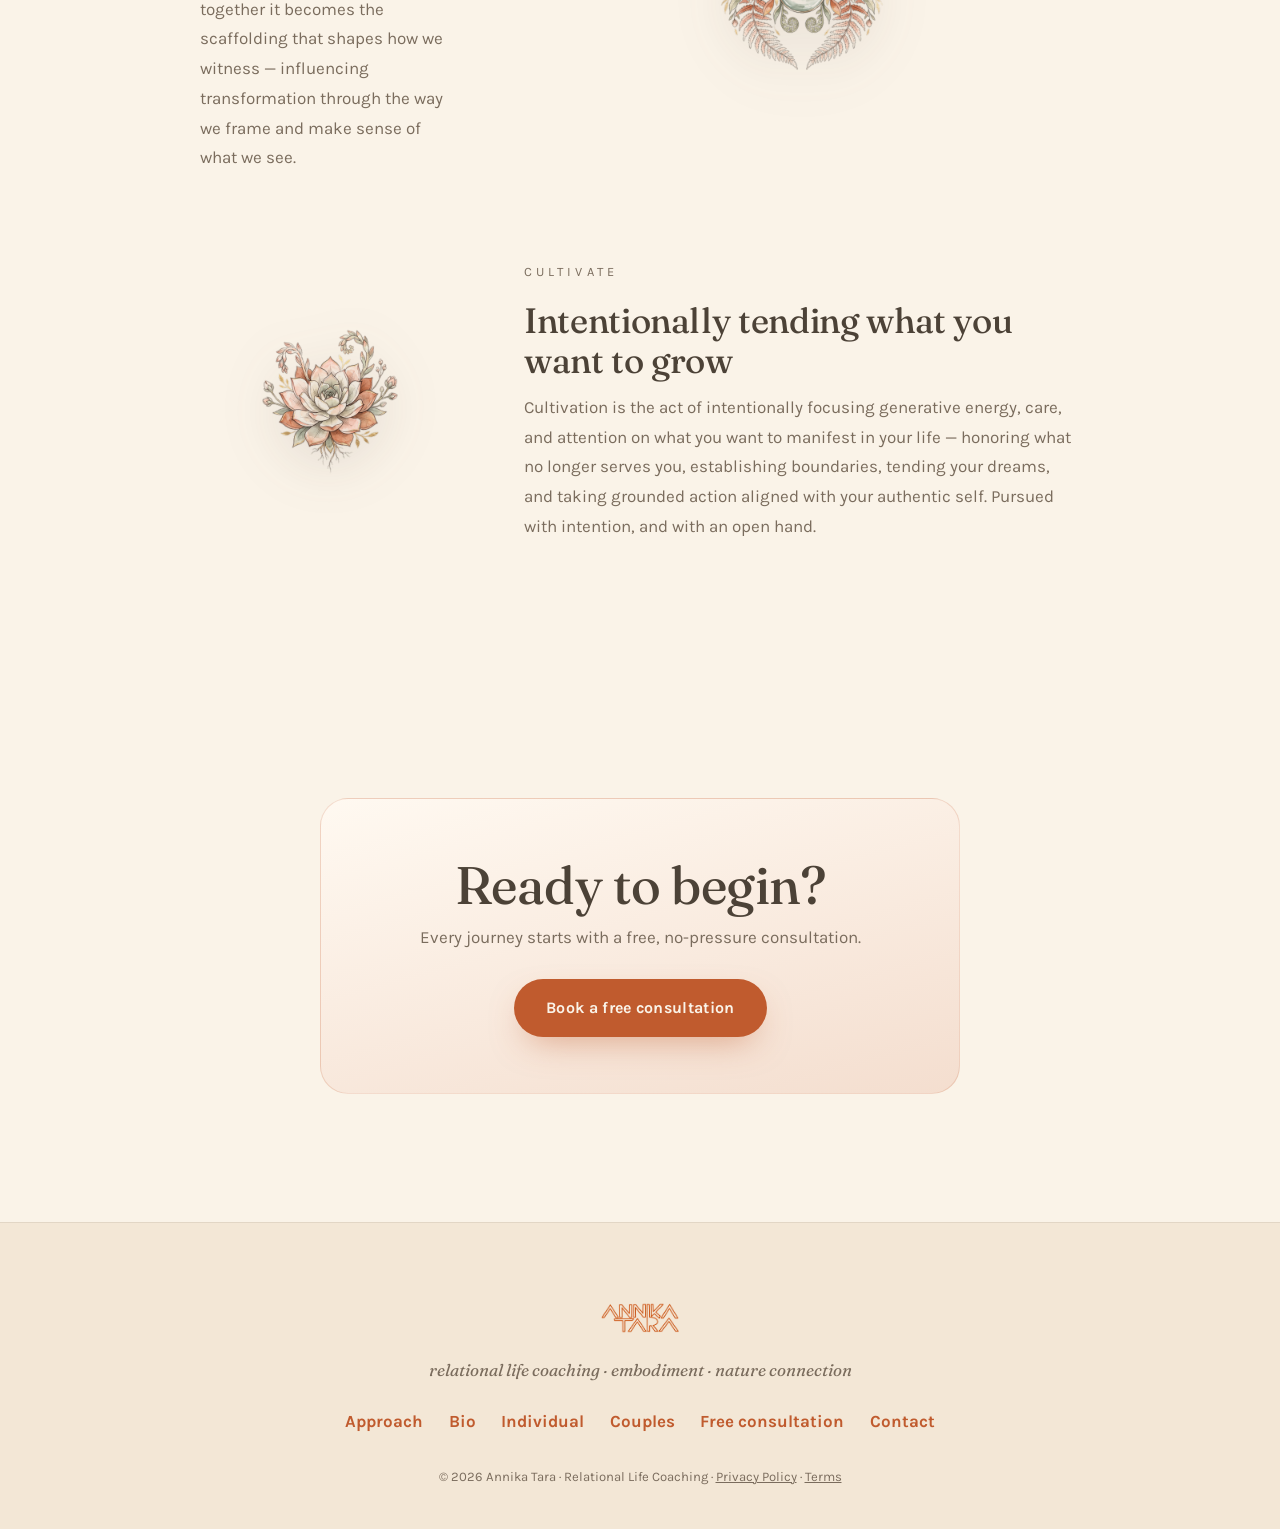
<file: my-approach.html>
<!DOCTYPE html>
<html lang="en">
<head>
  <meta charset="UTF-8">
  <meta name="viewport" content="width=device-width, initial-scale=1.0">
  <title>My Approach — Annika Tara</title>
  <meta name="description" content="Relational Life Coaching approach — Witness, Reflect, and Cultivate. Seeing yourself with compassion and equanimity, and taking grounded action toward the life you crave.">
  <link rel="icon" href="assets/logo.png">
  <link rel="preconnect" href="https://fonts.googleapis.com">
  <link rel="preconnect" href="https://fonts.gstatic.com" crossorigin>
  <link href="https://fonts.googleapis.com/css2?family=Fraunces:ital,opsz,wght@0,9..144,300..700;1,9..144,300..700&family=Karla:ital,wght@0,300..700;1,300..700&display=swap" rel="stylesheet">
  <link rel="stylesheet" href="styles.css">
</head>
<body class="subpage">

  <header class="nav nav--solid" id="nav">
    <a class="nav__logo" href="index.html" aria-label="Annika Tara — home">
      <img src="assets/logo.png" alt="Annika Tara">
    </a>
    <nav class="nav__links" aria-label="Main navigation">
      <a href="my-approach.html" aria-current="page">Approach</a>
      <a href="bio.html">Bio</a>
      <a href="index.html#offerings">Sessions</a>
      <a href="index.html#words">Testimonials</a>
      <a href="index.html#contact">Contact</a>
      <a class="btn btn--small" href="free-consultation.html">Free consultation</a>
    </nav>
    <button class="nav__burger" id="burger" aria-label="Open menu" aria-expanded="false">
      <span></span><span></span><span></span>
    </button>
  </header>

  <main id="top">

    <section class="subhero">
      <img class="subhero__band" src="assets/mountains-band.jpg" alt="" aria-hidden="true">
      <div class="subhero__inner">
        <p class="section__eyebrow reveal">My approach</p>
        <h1 class="reveal">Relational Life Coaching</h1>
        <p class="subhero__lead reveal">
          A grounded, relational, and integrative way of working — bringing together
          somatic awareness, mindfulness, and experiential practice to support
          meaningful growth and self-understanding.
        </p>
      </div>
    </section>

    <section class="section prose">
      <blockquote class="pullquote reveal">
        Witness is one of the greatest gifts of our lifetime. When combined with
        compassion towards ourselves, it helps us to start seeing the patterns of
        our lives with equanimity.
      </blockquote>
      <p class="reveal">
        When we witness ourselves honestly and compassionately, our highest self
        can begin to guide our lives — helping us recognize our authentic truth
        and what genuinely energizes us. The work moves through three movements:
        <em>witness, reflect, cultivate.</em>
      </p>
    </section>

    <section class="section approach-deep">
      <article class="movement reveal">
        <div class="movement__art">
          <img src="assets/icon-witness.png" alt="" aria-hidden="true">
        </div>
        <div class="movement__text">
          <p class="section__eyebrow">Witness</p>
          <h2>A tender yet resolute mirror</h2>
          <p>Together, I hold a tender yet resolute mirror. Through reflective
             practice you meet yourself authentically and gain distance from your
             experiences — unlocking new perspectives that shift how you think
             and how you feel.</p>
        </div>
      </article>

      <article class="movement movement--flip reveal">
        <div class="movement__art">
          <img src="assets/icon-reflect.png" alt="" aria-hidden="true">
        </div>
        <div class="movement__text">
          <p class="section__eyebrow">Reflect</p>
          <h2>The catalyst for metamorphosis</h2>
          <p>Reflection is the catalyst for metamorphosis. Within our work together
             it becomes the scaffolding that shapes how we witness — influencing
             transformation through the way we frame and make sense of what we see.</p>
        </div>
      </article>

      <article class="movement reveal">
        <div class="movement__art">
          <img src="assets/icon-cultivate.png" alt="" aria-hidden="true">
        </div>
        <div class="movement__text">
          <p class="section__eyebrow">Cultivate</p>
          <h2>Intentionally tending what you want to grow</h2>
          <p>Cultivation is the act of intentionally focusing generative energy,
             care, and attention on what you want to manifest in your life —
             honoring what no longer serves you, establishing boundaries, tending
             your dreams, and taking grounded action aligned with your authentic
             self. Pursued with intention, and with an open hand.</p>
        </div>
      </article>
    </section>

    <section class="section cta-band">
      <div class="cta-band__inner reveal">
        <h2>Ready to begin?</h2>
        <p>Every journey starts with a free, no-pressure consultation.</p>
        <a class="btn btn--primary" href="free-consultation.html">Book a free consultation</a>
      </div>
    </section>

  </main>

  <footer class="footer">
    <img class="footer__logo" src="assets/logo.png" alt="Annika Tara">
    <p class="footer__tag">relational life coaching · embodiment · nature connection</p>
    <nav class="footer__links" aria-label="Footer">
      <a href="my-approach.html">Approach</a>
      <a href="bio.html">Bio</a>
      <a href="individual.html">Individual</a>
      <a href="couples.html">Couples</a>
      <a href="free-consultation.html">Free consultation</a>
      <a href="index.html#contact">Contact</a>
    </nav>
    <p class="footer__fine">© 2026 Annika Tara · Relational Life Coaching · <a href="#">Privacy Policy</a> · <a href="#">Terms</a></p>
  </footer>

  <a class="bookpill" id="bookpill" href="free-consultation.html">✦&nbsp; Free consultation</a>
  <script src="site.js"></script>
</body>
</html>
</file>
<file: styles.css>
/* ══════════════════════════════════════════════════════════════
   Annika Tara — Relational Life Coaching
   nature connection · embodiment · relational awareness
   open · clean · inviting — earthy, grounded, quietly artistic
   ══════════════════════════════════════════════════════════════ */

:root {
  --cream:        #FAF3E8;
  --cream-deep:   #F3E7D6;
  --ink:          #4C4237;
  --ink-soft:     #7A6C5D;
  --terracotta:   #C05B2E;
  --terracotta-d: #9E4526;
  --blush:        #E8B4A0;
  --blush-soft:   #F4DECF;
  --sage:         #8FA382;
  --sage-deep:    #5F7355;
  --gold:         #C9A227;

  --font-head: "Fraunces", Georgia, serif;
  --font-body: "Karla", -apple-system, sans-serif;

  --ease-soft:   cubic-bezier(.22, .8, .36, 1);
  --ease-spring: cubic-bezier(.26, 1.25, .42, 1);
  --shadow-card: 0 18px 50px -18px rgba(76, 66, 55, .2);
}

* { margin: 0; padding: 0; box-sizing: border-box; }

html { scroll-behavior: smooth; }

body {
  font-family: var(--font-body);
  font-size: 1.0625rem;
  line-height: 1.75;
  color: var(--ink);
  background: var(--cream);
  overflow-x: hidden;
}

/* whisper of paper grain — barely there */
body::before {
  content: "";
  position: fixed;
  inset: 0;
  pointer-events: none;
  z-index: 4;
  opacity: .2;
  background-image: url("data:image/svg+xml,%3Csvg xmlns='http://www.w3.org/2000/svg' width='140' height='140'%3E%3Cfilter id='n'%3E%3CfeTurbulence type='fractalNoise' baseFrequency='.85' numOctaves='2'/%3E%3CfeColorMatrix values='0 0 0 0 .30 0 0 0 0 .26 0 0 0 0 .22 0 0 0 .05 0'/%3E%3C/filter%3E%3Crect width='140' height='140' filter='url(%23n)'/%3E%3C/svg%3E");
}

h1, h2, h3 {
  font-family: var(--font-head);
  font-weight: 460;
  line-height: 1.12;
  color: var(--ink);
  letter-spacing: -.01em;
}

h2 { font-size: clamp(2.1rem, 4.4vw, 3.3rem); margin-bottom: 1.1rem; }
h3 { font-size: 1.45rem; }

em { font-style: italic; }
a { color: var(--terracotta); }

img { max-width: 100%; display: block; }

.section {
  position: relative;
  max-width: 1120px;
  margin: 0 auto;
  padding: clamp(5rem, 10vw, 9rem) clamp(1.25rem, 4vw, 2.5rem);
}

.section__eyebrow {
  font-size: .8rem;
  letter-spacing: .32em;
  text-transform: uppercase;
  color: var(--terracotta);
  margin-bottom: 1.1rem;
}

.section__lead {
  max-width: 36rem;
  color: var(--ink-soft);
  margin-bottom: 2.8rem;
}

/* ─── Buttons ────────────────────────────────────────────── */
.btn {
  display: inline-block;
  font-family: var(--font-body);
  font-weight: 700;
  font-size: 1rem;
  letter-spacing: .02em;
  text-decoration: none;
  border-radius: 999px;
  padding: .95rem 2rem;
  transition: transform .35s var(--ease-soft), box-shadow .35s var(--ease-soft),
              background .35s, color .35s, border-color .35s;
  will-change: transform;
}

.btn--primary {
  background: var(--terracotta);
  color: var(--cream);
  box-shadow: 0 14px 34px -12px rgba(192, 91, 46, .5);
}
.btn--primary:hover {
  background: var(--terracotta-d);
  transform: translateY(-3px);
  box-shadow: 0 20px 44px -12px rgba(192, 91, 46, .55);
}

.btn--ghost {
  color: var(--ink);
  border: 1.5px solid rgba(76, 66, 55, .3);
  background: rgba(250, 243, 232, .5);
  backdrop-filter: blur(4px);
}
.btn--ghost:hover { border-color: var(--terracotta); color: var(--terracotta); transform: translateY(-3px); }

.btn--small { padding: .55rem 1.4rem; font-size: .9rem; background: var(--terracotta); color: var(--cream) !important; }
.btn--small:hover { background: var(--terracotta-d); transform: translateY(-2px); }

.btn--card {
  padding: .75rem 1.6rem;
  font-size: .95rem;
  border: 1.5px solid var(--terracotta);
  color: var(--terracotta);
  margin-top: auto;
}
.btn--card:hover { background: var(--terracotta); color: var(--cream); transform: translateY(-2px); }

.link-arrow {
  display: inline-block;
  font-weight: 700;
  text-decoration: none;
  color: var(--terracotta);
  border-bottom: 1.5px solid rgba(192, 91, 46, .35);
  padding-bottom: .1rem;
  transition: border-color .3s, transform .3s var(--ease-soft);
}
.link-arrow:hover { border-color: var(--terracotta); transform: translateX(4px); }

/* ─── Nav ────────────────────────────────────────────────── */
.nav {
  position: fixed;
  top: 0; left: 0; right: 0;
  z-index: 50;
  display: flex;
  align-items: center;
  justify-content: space-between;
  padding: .9rem clamp(1.25rem, 4vw, 2.5rem);
  transition: background .4s, box-shadow .4s, padding .4s;
}
.nav.scrolled {
  background: rgba(250, 243, 232, .88);
  backdrop-filter: blur(12px);
  box-shadow: 0 6px 30px -12px rgba(76, 66, 55, .16);
  padding-top: .55rem;
  padding-bottom: .55rem;
}

.nav__logo img { height: 44px; width: auto; transition: transform .4s var(--ease-soft); }
.nav__logo:hover img { transform: rotate(-2deg) scale(1.04); }

.nav__links {
  display: flex;
  align-items: center;
  gap: 1.75rem;
}
.nav__links a:not(.btn) {
  font-size: .95rem;
  font-weight: 700;
  color: var(--ink);
  text-decoration: none;
  position: relative;
}
.nav__links a:not(.btn)::after {
  content: "";
  position: absolute;
  left: 0; bottom: -5px;
  width: 100%; height: 2px;
  background: var(--terracotta);
  border-radius: 2px;
  transform: scaleX(0);
  transform-origin: right;
  transition: transform .35s var(--ease-soft);
}
.nav__links a:not(.btn):hover::after { transform: scaleX(1); transform-origin: left; }

.nav__burger { display: none; }

/* ─── Hero ───────────────────────────────────────────────── */
.hero {
  position: relative;
  min-height: 100svh;
  display: flex;
  align-items: center;
  justify-content: center;
  overflow: hidden;
  text-align: center;
}

.hero__bg {
  position: absolute;
  inset: -4%;
  z-index: 0;
}
.hero__bg img {
  width: 100%; height: 100%;
  object-fit: cover;
  object-position: center 34%;
}

/* soft warm light that drifts after the cursor */
.hero__glow {
  position: absolute;
  z-index: 1;
  width: min(60vw, 780px);
  aspect-ratio: 1;
  left: 50%; top: 38%;
  margin: calc(min(60vw, 780px) / -2) 0 0 calc(min(60vw, 780px) / -2);
  border-radius: 50%;
  background: radial-gradient(circle,
    rgba(250, 236, 210, .5) 0%,
    rgba(250, 236, 210, .18) 42%,
    transparent 68%);
  mix-blend-mode: soft-light;
  pointer-events: none;
}

.hero__fade {
  position: absolute;
  inset: 0;
  z-index: 1;
  background:
    linear-gradient(to bottom,
      rgba(250, 243, 232, .1) 0%,
      rgba(250, 243, 232, 0) 30%,
      rgba(250, 243, 232, 0) 60%,
      var(--cream) 97%);
}

.hero__dust {
  position: absolute;
  inset: 0;
  z-index: 2;
  pointer-events: none;
}

.hero__inner {
  position: relative;
  z-index: 3;
  max-width: 47rem;
  padding: 7rem 1.5rem 10rem;
}

.hero__eyebrow {
  font-size: .82rem;
  letter-spacing: .34em;
  text-transform: uppercase;
  color: var(--terracotta-d);
  margin-bottom: 1.5rem;
}

.hero__title {
  font-size: clamp(2.9rem, 8vw, 5.6rem);
  font-weight: 420;
  margin-bottom: 1.5rem;
}
.hero__title em { color: var(--terracotta); }

.hero__sub {
  max-width: 37rem;
  margin: 0 auto 2.4rem;
  font-size: 1.14rem;
  color: var(--ink);
}

.hero__cta {
  display: flex;
  gap: 1rem;
  justify-content: center;
  flex-wrap: wrap;
}

.hero__whisper {
  margin-top: 1.1rem;
  font-size: .88rem;
  font-style: italic;
  color: var(--ink-soft);
}

/* draw pillar-glyph strokes in, root to tip, when scrolled to */
.draw path, .draw circle {
  stroke-dasharray: 260;
  stroke-dashoffset: 260;
}
.reveal.in .draw path, .reveal.in .draw circle,
.pillar.in .draw path, .pillar.in .draw circle {
  animation: draw 2s var(--ease-soft) .2s forwards;
}
@keyframes draw { to { stroke-dashoffset: 0; } }

/* gentle floating for the circular medallions */
.float-slow { animation: float-slow 9s ease-in-out infinite; }
@keyframes float-slow {
  0%, 100% { transform: translateY(0) rotate(-.6deg); }
  50%      { transform: translateY(-12px) rotate(.6deg); }
}

/* ─── Ticker — a drifting line of the themes we work with ── */
.ticker {
  overflow: hidden;
  padding: 1.6rem 0;
  border-block: 1px solid rgba(76, 66, 55, .08);
  -webkit-mask-image: linear-gradient(to right, transparent, #000 12%, #000 88%, transparent);
          mask-image: linear-gradient(to right, transparent, #000 12%, #000 88%, transparent);
}
.ticker__track {
  display: flex;
  width: max-content;
  animation: ticker 52s linear infinite;
}
.ticker__track span {
  white-space: nowrap;
  font-family: var(--font-head);
  font-style: italic;
  font-size: 1.05rem;
  color: var(--ink-soft);
  opacity: .85;
  padding-right: 1rem;
}
@keyframes ticker {
  from { transform: translateX(0); }
  to   { transform: translateX(-50%); }
}

/* ─── Approach / pillars ─────────────────────────────────── */
.approach { text-align: center; position: relative; overflow: hidden; }
.approach .section__lead { margin-inline: auto; }

/* HANDS medallion — a soft nurturing backdrop behind the heading */
.approach__medallion {
  position: absolute;
  top: clamp(-2rem, 1vw, 1rem);
  left: 50%;
  translate: -50% 0;
  width: clamp(300px, 42vw, 560px);
  opacity: .14;
  z-index: 0;
  pointer-events: none;
}
.approach > *:not(.approach__medallion) { position: relative; z-index: 1; }

.pillars {
  display: grid;
  grid-template-columns: repeat(auto-fit, minmax(240px, 1fr));
  gap: clamp(2rem, 5vw, 3.5rem);
  margin-top: 3.4rem;
}

.pillar { padding: 0 1rem; }

.pillar__glyph {
  width: 60px; height: 60px;
  margin: 0 auto 1.2rem;
  transition: transform .6s var(--ease-soft);
}
.pillar:hover .pillar__glyph { transform: translateY(-4px) scale(1.06); }

.pillar h3 { margin-bottom: .5rem; font-size: 1.4rem; }
.pillar p { color: var(--ink-soft); max-width: 20rem; margin-inline: auto; }

/* ─── About / bio ────────────────────────────────────────── */
.about {
  display: grid;
  grid-template-columns: minmax(280px, 420px) 1fr;
  gap: clamp(2.5rem, 6vw, 6rem);
  align-items: center;
}

.about__portrait { position: relative; }

.about__frame {
  border-radius: 260px 260px 22px 22px;   /* soft arched window */
  overflow: hidden;
  border: 9px solid #fff;
  box-shadow: var(--shadow-card);
  transform: rotate(-1deg);
  transition: transform .6s var(--ease-soft);
}
.about__frame:hover { transform: rotate(0deg) scale(1.015); }
.about__frame img { width: 100%; height: 100%; object-fit: cover; }

/* ROOTS medallion — a rooted, grounded accent by the portrait */
.about__medallion {
  position: absolute;
  width: clamp(150px, 20vw, 230px);
  right: -10%;
  bottom: -12%;
  filter: drop-shadow(0 12px 22px rgba(76, 66, 55, .14));
  z-index: 2;
}

.about__text { position: relative; }
.about__text p { margin-bottom: 1.15rem; max-width: 36rem; }

/* ─── Offerings / sessions ───────────────────────────────── */
.offerings { text-align: center; }
.offerings .section__lead { margin-inline: auto; }

.cards {
  display: grid;
  grid-template-columns: repeat(auto-fit, minmax(270px, 1fr));
  gap: 1.7rem;
  margin-top: 1rem;
  text-align: left;
  perspective: 1200px;
}

.card {
  position: relative;
  display: flex;
  flex-direction: column;
  gap: .8rem;
  background: #FFFDF8;
  border: 1px solid rgba(76, 66, 55, .09);
  border-radius: 26px;
  padding: 2.3rem 2rem;
  box-shadow: 0 10px 34px -22px rgba(76, 66, 55, .25);
  transform: translateY(var(--lift, 0))
             rotateX(var(--rx, 0deg)) rotateY(var(--ry, 0deg));
  transition: transform .45s var(--ease-soft), box-shadow .45s var(--ease-soft);
}
.card:hover {
  --lift: -7px;
  box-shadow: var(--shadow-card);
}

.card--featured {
  background: linear-gradient(165deg, #FFF9F1, var(--blush-soft));
  border-color: rgba(192, 91, 46, .3);
}

.card__badge {
  position: absolute;
  top: -13px;
  right: 22px;
  background: var(--terracotta);
  color: var(--cream);
  font-size: .72rem;
  font-weight: 700;
  letter-spacing: .14em;
  text-transform: uppercase;
  border-radius: 999px;
  padding: .3rem .9rem;
  transform: rotate(2deg);
}

.card__tag {
  font-family: var(--font-body);
  font-size: .72rem;
  font-weight: 700;
  letter-spacing: .18em;
  text-transform: uppercase;
  color: var(--sage-deep);
}

.card__price {
  font-family: var(--font-head);
  font-style: italic;
  color: var(--terracotta-d);
}

.card p:not(.card__price) { color: var(--ink-soft); font-size: .98rem; }

.card .btn { align-self: flex-start; margin-top: .6rem; }

.offerings__note {
  margin-top: 2.6rem;
  font-size: .92rem;
  font-style: italic;
  color: var(--ink-soft);
}

/* ─── Quotes (scaffold, unused until real testimonials) ──── */
.quotes { text-align: center; position: relative; overflow: hidden; }
.quotes > *:not(.quotes__medallion) { position: relative; z-index: 1; }

/* MOTH medallion — a small, quiet accent */
.quotes__medallion {
  position: absolute;
  width: clamp(120px, 16vw, 200px);
  top: clamp(-1rem, 2vw, 2rem);
  right: clamp(-1.5rem, 1vw, 2rem);
  opacity: .3;
  z-index: 0;
  pointer-events: none;
}

.quotes__grid {
  display: grid;
  grid-template-columns: repeat(auto-fit, minmax(260px, 1fr));
  gap: 1.7rem;
  margin-top: 2.6rem;
  text-align: left;
}
.quote {
  background: var(--cream-deep);
  border-radius: 22px;
  padding: 2rem 1.8rem;
  position: relative;
}
.quote::before {
  content: "\201C";
  position: absolute;
  top: -14px; left: 18px;
  font-family: var(--font-head);
  font-size: 4.4rem;
  line-height: 1;
  color: var(--blush);
}
.quote p { font-style: italic; margin-bottom: .9rem; }
.quote cite { font-style: normal; font-weight: 700; font-size: .88rem; color: var(--terracotta-d); }
.quote.is-placeholder { border: 1px dashed rgba(192, 91, 46, .3); }
.quote.is-placeholder p { color: var(--ink-soft); }
.quotes__note { margin-top: 1.8rem; font-size: .82rem; font-style: italic; color: var(--ink-soft); opacity: .8; }

/* ─── Booking — the wide horizon you book against ────────── */
.booking { text-align: center; }
.booking .section__lead { margin-inline: auto; }

.booking__mountains {
  position: absolute;
  left: 50%;
  bottom: 0;
  translate: -50% 0;
  width: min(1400px, 110vw);
  max-width: none;
  opacity: .5;
  z-index: -2;
  pointer-events: none;
  -webkit-mask-image: linear-gradient(to bottom, transparent, #000 30%, rgba(0,0,0,.55) 85%, transparent);
          mask-image: linear-gradient(to bottom, transparent, #000 30%, rgba(0,0,0,.55) 85%, transparent);
}

.booking__halo {
  position: absolute;
  top: 6%; left: 50%;
  width: min(720px, 90vw);
  aspect-ratio: 1;
  translate: -50% 0;
  background: radial-gradient(circle,
    rgba(232, 180, 160, .3) 0%,
    rgba(232, 180, 160, .1) 45%,
    transparent 70%);
  z-index: -1;
  pointer-events: none;
}

.booking__embed {
  max-width: 940px;
  margin: 0 auto;
  padding: 0;
}

.booking__fallback { margin-top: 1.6rem; font-size: .95rem; }
.booking__stripe { margin-top: .5rem; font-size: .88rem; font-style: italic; color: var(--ink-soft); }

/* ─── Mock TidyCal booking widget (preview) ──────────────── */
.tidycal-mock {
  display: grid;
  grid-template-columns: 1fr 1.15fr .85fr;
  text-align: left;
  background: #FFFDF8;
  border: 1px solid rgba(76, 66, 55, .1);
  border-radius: 24px;
  box-shadow: var(--shadow-card);
  overflow: hidden;
  min-height: 430px;
}

.tcm__aside {
  padding: 2rem 1.7rem;
  background: linear-gradient(170deg, #FFF9F1, var(--blush-soft));
  border-right: 1px solid rgba(76, 66, 55, .08);
}
.tcm__avatar {
  width: 54px; height: 54px;
  object-fit: contain;
  border-radius: 50%;
  background: #fff;
  padding: 8px;
  box-shadow: 0 6px 16px -8px rgba(76, 66, 55, .3);
  margin-bottom: .9rem;
}
.tcm__host { font-size: .82rem; letter-spacing: .12em; text-transform: uppercase; color: var(--ink-soft); margin-bottom: .2rem; }
.tcm__title { font-size: 1.35rem; margin-bottom: 1rem; }
.tcm__meta { list-style: none; display: flex; flex-direction: column; gap: .5rem; margin-bottom: 1.1rem; }
.tcm__meta li { font-size: .92rem; color: var(--ink); display: flex; align-items: center; gap: .6rem; }
.tcm__meta span { color: var(--terracotta); font-size: 1rem; width: 1.1rem; text-align: center; }
.tcm__blurb { font-size: .9rem; color: var(--ink-soft); line-height: 1.6; }

.tcm__main { padding: 1.8rem 1.5rem; border-right: 1px solid rgba(76, 66, 55, .08); }
.tcm__calhead {
  display: flex; align-items: center; justify-content: space-between;
  margin-bottom: 1rem;
}
.tcm__month { font-family: var(--font-head); font-size: 1.1rem; color: var(--ink); }
.tcm__nav {
  border: 1px solid rgba(76, 66, 55, .18);
  background: #fff;
  width: 32px; height: 32px;
  border-radius: 50%;
  cursor: pointer;
  color: var(--ink);
  font-size: 1.1rem;
  line-height: 1;
  transition: border-color .3s, color .3s, background .3s;
}
.tcm__nav:hover { border-color: var(--terracotta); color: var(--terracotta); }

.tcm__dow {
  display: grid; grid-template-columns: repeat(7, 1fr);
  gap: 4px; margin-bottom: 6px;
}
.tcm__dow span { text-align: center; font-size: .72rem; font-weight: 700; letter-spacing: .06em; color: var(--ink-soft); text-transform: uppercase; }

.tcm__grid { display: grid; grid-template-columns: repeat(7, 1fr); gap: 4px; }
.tcm__day {
  aspect-ratio: 1;
  display: grid; place-items: center;
  border: none;
  border-radius: 50%;
  background: none;
  font-family: var(--font-body);
  font-size: .92rem;
  color: var(--ink);
  cursor: pointer;
  position: relative;
  transition: background .25s, color .25s, transform .25s var(--ease-soft);
}
.tcm__day.is-empty { visibility: hidden; }
.tcm__day.is-past { color: rgba(122, 108, 93, .35); cursor: default; }
.tcm__day.is-open { background: rgba(232, 180, 160, .28); font-weight: 700; color: var(--terracotta-d); }
.tcm__day.is-open:hover { background: var(--blush); transform: translateY(-1px); }
.tcm__day.is-selected { background: var(--terracotta); color: #fff; font-weight: 700; }

.tcm__slots { padding: 1.8rem 1.4rem; display: flex; flex-direction: column; }
.tcm__slotday { font-family: var(--font-head); font-size: 1rem; margin-bottom: .9rem; color: var(--ink); }
.tcm__slotlist { display: flex; flex-direction: column; gap: .5rem; overflow: auto; max-height: 250px; }
.tcm__slot {
  border: 1.5px solid rgba(192, 91, 46, .35);
  background: #fff;
  border-radius: 10px;
  padding: .6rem;
  text-align: center;
  font-family: var(--font-body);
  font-weight: 700;
  font-size: .92rem;
  color: var(--terracotta);
  cursor: pointer;
  transition: background .25s, color .25s, transform .25s var(--ease-soft);
}
.tcm__slot:hover { transform: translateY(-1px); }
.tcm__slot.is-selected { background: var(--terracotta); color: #fff; border-color: var(--terracotta); }
.tcm__confirm { margin-top: 1rem; width: 100%; text-align: center; }
.tcm__confirm:disabled { opacity: .45; cursor: default; transform: none; box-shadow: none; }
.tcm__preview { margin-top: .7rem; font-size: .72rem; font-style: italic; color: var(--ink-soft); text-align: center; }

/* ─── Floating book pill ─────────────────────────────────── */
.bookpill {
  position: fixed;
  right: clamp(1rem, 3vw, 2rem);
  bottom: clamp(1rem, 3vw, 2rem);
  z-index: 45;
  font-weight: 700;
  font-size: .95rem;
  text-decoration: none;
  color: var(--cream);
  background: var(--terracotta);
  border-radius: 999px;
  padding: .8rem 1.5rem;
  box-shadow: 0 16px 38px -12px rgba(192, 91, 46, .55);
  opacity: 0;
  transform: translateY(18px) scale(.95);
  pointer-events: none;
  transition: opacity .45s var(--ease-soft), transform .45s var(--ease-spring),
              background .3s;
}
.bookpill.show {
  opacity: 1;
  transform: none;
  pointer-events: auto;
}
.bookpill:hover { background: var(--terracotta-d); }

/* ─── Footer ─────────────────────────────────────────────── */
.footer {
  position: relative;
  text-align: center;
  padding: 4rem 1.5rem 2.5rem;
  background: var(--cream-deep);
  border-top: 1px solid rgba(76, 66, 55, .1);
}

.footer__logo { height: 52px; width: auto; margin: 0 auto 1rem; }
.footer__tag { font-family: var(--font-head); font-style: italic; color: var(--ink-soft); margin-bottom: 1.4rem; }

.footer__links {
  display: flex;
  justify-content: center;
  flex-wrap: wrap;
  gap: 1.6rem;
  margin-bottom: 1.8rem;
}
.footer__links a { font-weight: 700; text-decoration: none; }
.footer__links a:hover { text-decoration: underline; }

.footer__fine { font-size: .82rem; color: var(--ink-soft); }
.footer__fine a { color: inherit; }

/* ─── Motion: reveal & grow ──────────────────────────────── */
.reveal {
  opacity: 0;
  transform: translateY(26px);
  transition: opacity .9s var(--ease-soft), transform .9s var(--ease-soft);
}
.reveal.in { opacity: 1; transform: none; }

/* smaller botanicals grow in from their root when scrolled to */
.grow-reveal {
  opacity: 0;
  transform: translateY(30px) scale(.88) rotate(-3deg);
  transform-origin: bottom left;
  transition: opacity 1.1s var(--ease-soft), transform 1.1s var(--ease-spring);
}
.grow-reveal.in { opacity: 1; transform: none; }

/* stagger cards, pillars & quotes */
.cards .card:nth-child(2), .pillars .pillar:nth-child(2), .quotes__grid .quote:nth-child(2) { transition-delay: .12s; }
.cards .card:nth-child(3), .pillars .pillar:nth-child(3), .quotes__grid .quote:nth-child(3) { transition-delay: .24s; }
.cards .card.in, .pillars .pillar.in, .quotes__grid .quote.in { transition-delay: 0s; }

/* ─── Pillar icons (generated botanical emblems) ─────────── */
.pillar__icon {
  width: clamp(118px, 14vw, 156px);
  height: auto;
  margin: 0 auto 1rem;
  filter: drop-shadow(0 10px 20px rgba(76, 66, 55, .12));
  transition: transform .6s var(--ease-soft);
}
.pillar:hover .pillar__icon { transform: translateY(-5px) scale(1.04); }
.pillar__lead { font-family: var(--font-head); font-style: italic; color: var(--terracotta-d); font-size: 1.05rem; margin-bottom: .6rem; }
.pillar__more { color: var(--ink-soft); font-size: .95rem; max-width: 22rem; margin-inline: auto; }
.approach__cta { margin-top: 3.2rem; }

/* soften the offering badge */
.card__badge {
  background: rgba(192, 91, 46, .12);
  color: var(--terracotta-d);
  font-size: .66rem;
  letter-spacing: .16em;
  padding: .28rem .8rem;
  box-shadow: none;
  transform: none;
}

/* ─── Sub-pages: shared shell ────────────────────────────── */
.subpage { padding-top: 0; }
.nav--solid {
  background: rgba(250, 243, 232, .9);
  backdrop-filter: blur(12px);
  box-shadow: 0 6px 30px -14px rgba(76, 66, 55, .16);
}

.subhero {
  position: relative;
  overflow: hidden;
  text-align: center;
  padding: clamp(8rem, 14vw, 11rem) clamp(1.25rem, 4vw, 2.5rem) clamp(3rem, 6vw, 5rem);
}
.subhero__band {
  position: absolute;
  left: 50%; top: 0;
  translate: -50% 0;
  width: min(1500px, 120vw);
  max-width: none;
  opacity: .42;
  z-index: 0;
  pointer-events: none;
  -webkit-mask-image: linear-gradient(to bottom, #000 20%, transparent 92%);
          mask-image: linear-gradient(to bottom, #000 20%, transparent 92%);
}
.subhero__inner { position: relative; z-index: 1; max-width: 44rem; margin: 0 auto; }
.subhero__inner h1 { font-size: clamp(2.4rem, 6vw, 4rem); margin-bottom: 1rem; }
.subhero__lead { max-width: 40rem; margin: 1.2rem auto 0; color: var(--ink); font-size: 1.12rem; }

/* prose / pull-quote */
.prose { max-width: 760px; text-align: center; padding-top: 0; }
.prose p { color: var(--ink-soft); font-size: 1.08rem; }
.pullquote {
  font-family: var(--font-head);
  font-style: italic;
  font-size: clamp(1.4rem, 3vw, 2rem);
  line-height: 1.4;
  color: var(--ink);
  max-width: 40rem;
  margin: 0 auto 2rem;
  position: relative;
}
.pullquote::before {
  content: "\201C";
  display: block;
  font-size: 3.5rem;
  line-height: .6;
  color: var(--blush);
  margin-bottom: .4rem;
}

/* approach deep-dive movements */
.approach-deep { display: flex; flex-direction: column; gap: clamp(3rem, 7vw, 5.5rem); max-width: 960px; }
.movement { display: grid; grid-template-columns: 260px 1fr; gap: clamp(2rem, 5vw, 4rem); align-items: center; }
.movement--flip .movement__art { order: 2; }
.movement__art { display: grid; place-items: center; }
.movement__art img {
  width: clamp(180px, 24vw, 240px);
  filter: drop-shadow(0 14px 26px rgba(76, 66, 55, .14));
}
.movement__text h2 { font-size: clamp(1.6rem, 3vw, 2.2rem); margin-bottom: .8rem; }
.movement__text p { color: var(--ink-soft); }

/* CTA band */
.cta-band { text-align: center; }
.cta-band__inner {
  max-width: 640px;
  margin: 0 auto;
  background: linear-gradient(165deg, #FFF9F1, var(--blush-soft));
  border: 1px solid rgba(192, 91, 46, .18);
  border-radius: 28px;
  padding: clamp(2.5rem, 5vw, 3.5rem);
}
.cta-band__inner h2 { margin-bottom: .6rem; }
.cta-band__inner p { color: var(--ink-soft); margin-bottom: 1.6rem; }

/* Bio page */
.bio {
  display: grid;
  grid-template-columns: minmax(280px, 400px) 1fr;
  gap: clamp(2.5rem, 6vw, 6rem);
  align-items: start;
  padding-top: clamp(2rem, 5vw, 4rem);
}
.bio__portrait { position: relative; }
.bio__text p { color: var(--ink-soft); margin-bottom: 1.1rem; max-width: 38rem; }
.bio__text h1 { font-size: clamp(2.2rem, 5vw, 3.2rem); margin-bottom: 1.2rem; }

.credentials { padding-top: 0; }
.credentials__list {
  list-style: none;
  display: grid;
  grid-template-columns: repeat(auto-fit, minmax(200px, 1fr));
  gap: 1.2rem;
  max-width: 960px;
  margin: 0 auto;
}
.credentials__list li {
  background: var(--cream-deep);
  border-radius: 18px;
  padding: 1.5rem 1.4rem;
  text-align: center;
}
.credentials__list strong {
  display: block;
  font-family: var(--font-head);
  font-size: 1.3rem;
  color: var(--terracotta-d);
  margin-bottom: .2rem;
}
.credentials__list span { font-size: .92rem; color: var(--ink-soft); }

/* Session detail pages */
.session__meta { font-family: var(--font-head); font-style: italic; color: var(--ink-soft); margin: .4rem 0 0; }
.session__meta span { color: var(--terracotta-d); font-style: normal; font-weight: 700; font-family: var(--font-body); }
.session__cols {
  display: grid;
  grid-template-columns: repeat(auto-fit, minmax(280px, 1fr));
  gap: clamp(2rem, 5vw, 4rem);
  max-width: 900px;
  margin: 0 auto;
}
.session__col h2 { font-size: 1.5rem; margin-bottom: 1.1rem; }
.ticklist { list-style: none; display: flex; flex-direction: column; gap: .8rem; }
.ticklist li { position: relative; padding-left: 1.8rem; color: var(--ink-soft); }
.ticklist li::before {
  content: "✦";
  position: absolute;
  left: 0; top: 0;
  color: var(--terracotta);
}
.booking--page { padding-top: clamp(7rem, 12vw, 10rem); }

/* ─── Contact form ───────────────────────────────────────── */
.contact { text-align: center; }
.contact .section__lead { margin-inline: auto; }
.contact__form { max-width: 640px; margin: 0 auto; text-align: left; }
.contact__botcheck { display: none !important; }
.contact__row { display: grid; grid-template-columns: 1fr 1fr; gap: 1rem; }
.contact__field { display: block; margin-bottom: 1rem; }
.contact__field span {
  display: block;
  font-size: .82rem;
  font-weight: 700;
  letter-spacing: .06em;
  color: var(--ink);
  margin-bottom: .4rem;
}
.contact__field input, .contact__field textarea {
  width: 100%;
  font-family: var(--font-body);
  font-size: 1rem;
  color: var(--ink);
  background: #FFFDF8;
  border: 1.5px solid rgba(76, 66, 55, .18);
  border-radius: 14px;
  padding: .85rem 1rem;
  transition: border-color .3s, box-shadow .3s;
}
.contact__field input:focus, .contact__field textarea:focus {
  outline: none;
  border-color: var(--terracotta);
  box-shadow: 0 0 0 4px rgba(192, 91, 46, .12);
}
.contact__field textarea { resize: vertical; }
.contact__form .btn { margin-top: .4rem; }
.contact__status { margin-top: 1rem; font-size: .95rem; min-height: 1.4rem; }
.contact__status.is-ok { color: var(--sage-deep); font-weight: 700; }
.contact__status.is-err { color: var(--terracotta-d); }

/* ─── Responsive ─────────────────────────────────────────── */
@media (max-width: 880px) {
  .about { grid-template-columns: 1fr; }
  .about__portrait { max-width: 380px; margin: 0 auto; }
  .about__medallion { width: 150px; right: -4%; bottom: -10%; }

  .bio { grid-template-columns: 1fr; }
  .bio__portrait { max-width: 360px; margin: 0 auto; }

  .movement, .movement--flip .movement__art { grid-template-columns: 1fr; text-align: center; }
  .movement { grid-template-columns: 1fr; justify-items: center; gap: 1.2rem; }
  .movement--flip .movement__art { order: 0; }
  .movement__text { text-align: center; }
  .movement__text .section__eyebrow { text-align: center; }
}

@media (max-width: 760px) {
  .nav__links {
    position: fixed;
    inset: 0 0 auto 0;
    top: 0;
    flex-direction: column;
    gap: 1.4rem;
    padding: 5.5rem 2rem 2.5rem;
    background: rgba(250, 243, 232, .97);
    backdrop-filter: blur(14px);
    box-shadow: 0 20px 50px -20px rgba(76, 66, 55, .3);
    transform: translateY(-110%);
    transition: transform .5s var(--ease-soft);
  }
  .nav__links.open { transform: translateY(0); }

  .nav__burger {
    display: flex;
    flex-direction: column;
    gap: 5px;
    background: none;
    border: none;
    cursor: pointer;
    padding: 8px;
    z-index: 60;
  }
  .nav__burger span {
    width: 24px; height: 2px;
    background: var(--ink);
    border-radius: 2px;
    transition: transform .4s var(--ease-soft), opacity .3s;
  }
  .nav__burger[aria-expanded="true"] span:nth-child(1) { transform: translateY(7px) rotate(45deg); }
  .nav__burger[aria-expanded="true"] span:nth-child(2) { opacity: 0; }
  .nav__burger[aria-expanded="true"] span:nth-child(3) { transform: translateY(-7px) rotate(-45deg); }

  .bookpill { font-size: .9rem; padding: .7rem 1.3rem; }

  .contact__row { grid-template-columns: 1fr; }
}

/* stack the mock booking widget on smaller screens */
@media (max-width: 820px) {
  .tidycal-mock { grid-template-columns: 1fr; min-height: 0; }
  .tcm__aside, .tcm__main { border-right: none; border-bottom: 1px solid rgba(76, 66, 55, .08); }
  .tcm__main { max-width: 420px; margin: 0 auto; width: 100%; }
  .tcm__slotlist { max-height: none; }
}

/* ─── Reduced motion ─────────────────────────────────────── */
@media (prefers-reduced-motion: reduce) {
  html { scroll-behavior: auto; }
  *, *::before, *::after {
    animation-duration: .01ms !important;
    animation-iteration-count: 1 !important;
    transition-duration: .01ms !important;
  }
  .reveal, .grow-reveal { opacity: 1; transform: none; }
  .draw path, .draw circle { stroke-dashoffset: 0; }
  .hero__dust, .hero__glow { display: none; }
  .bookpill { transform: none; }
}
</file>
